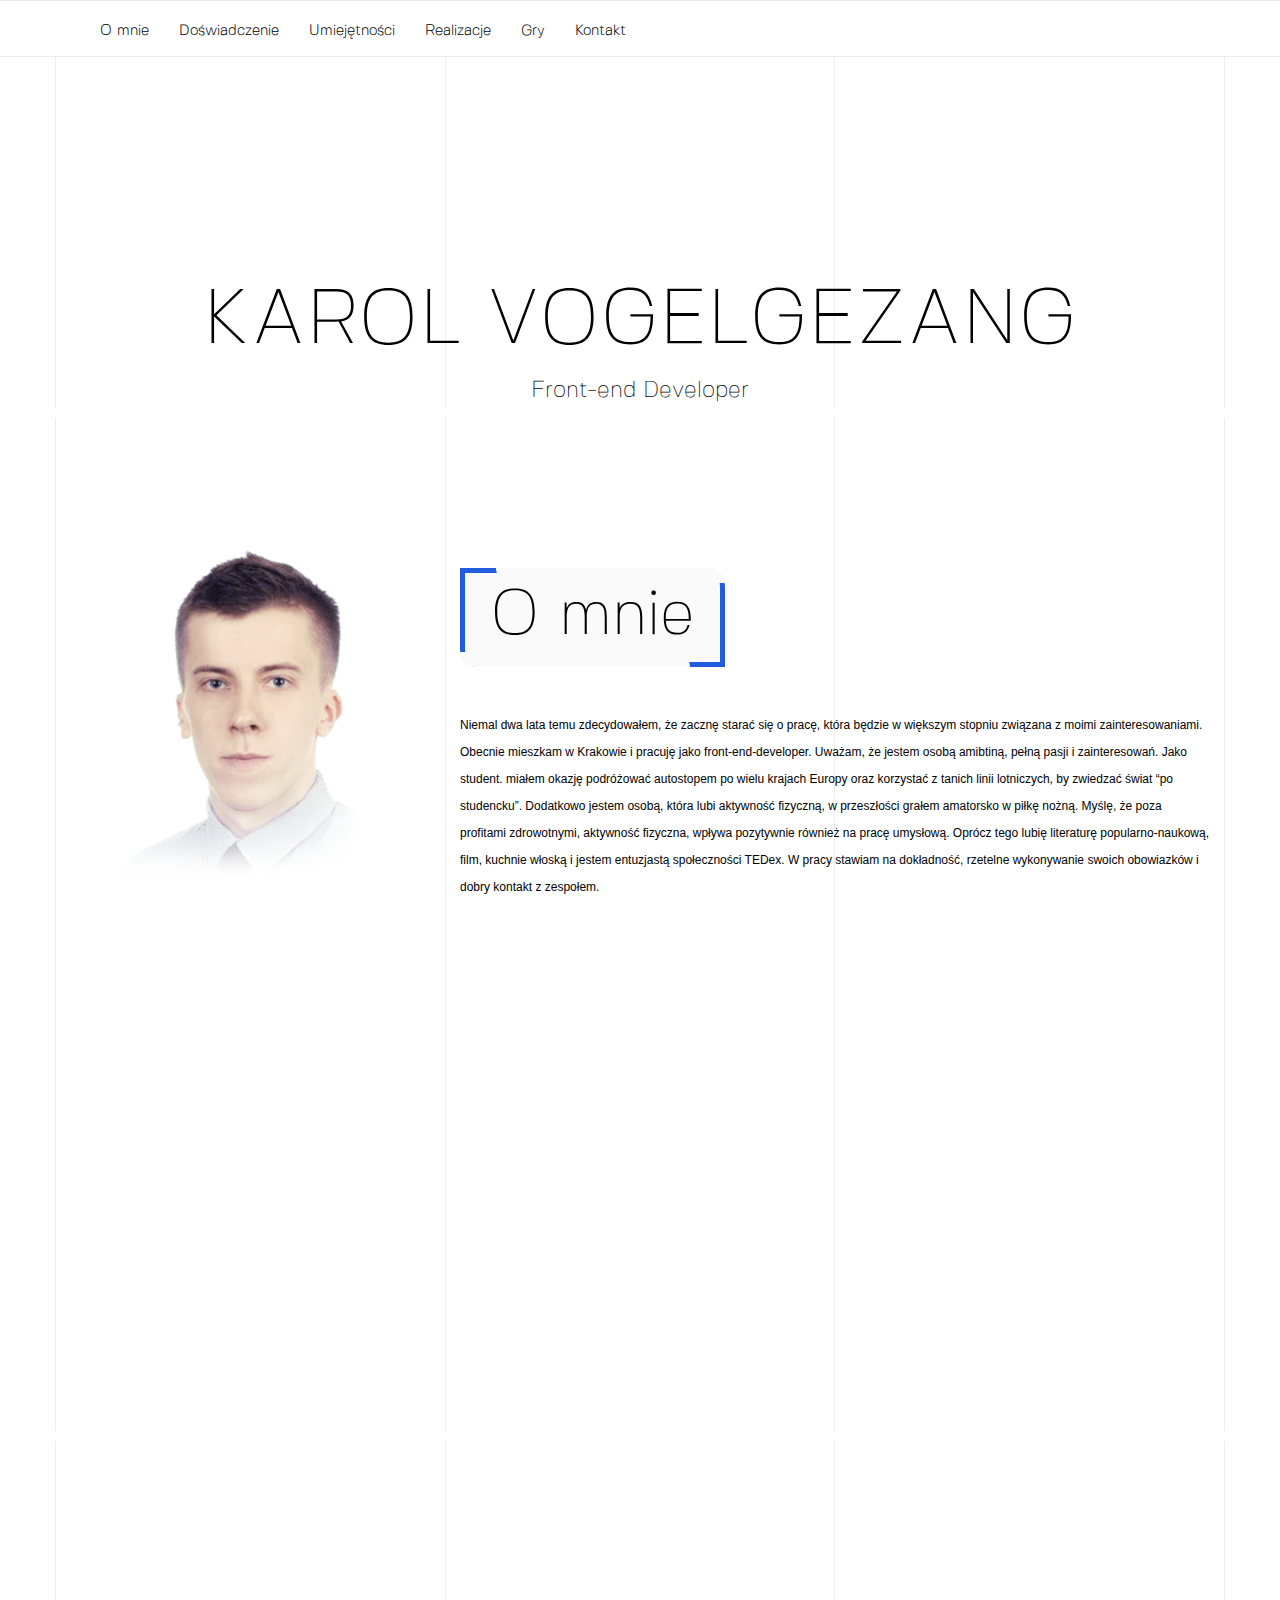
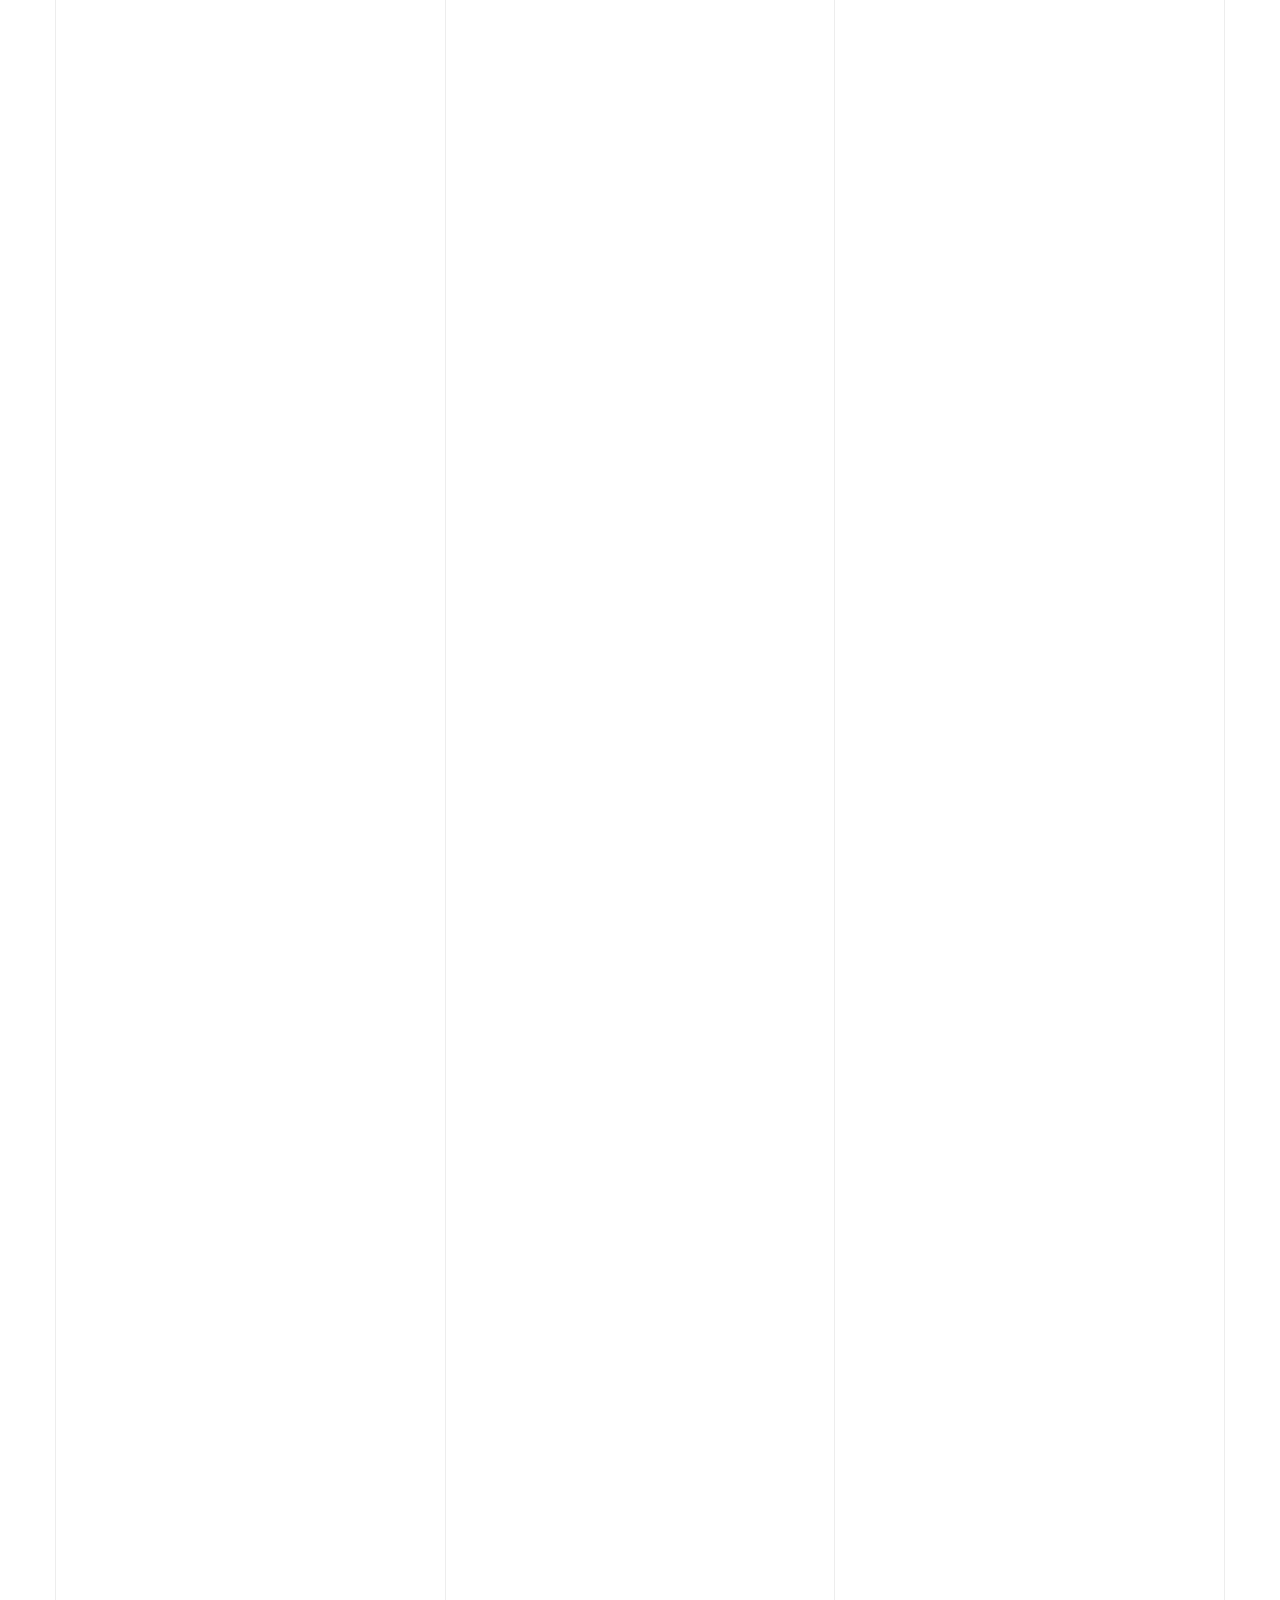
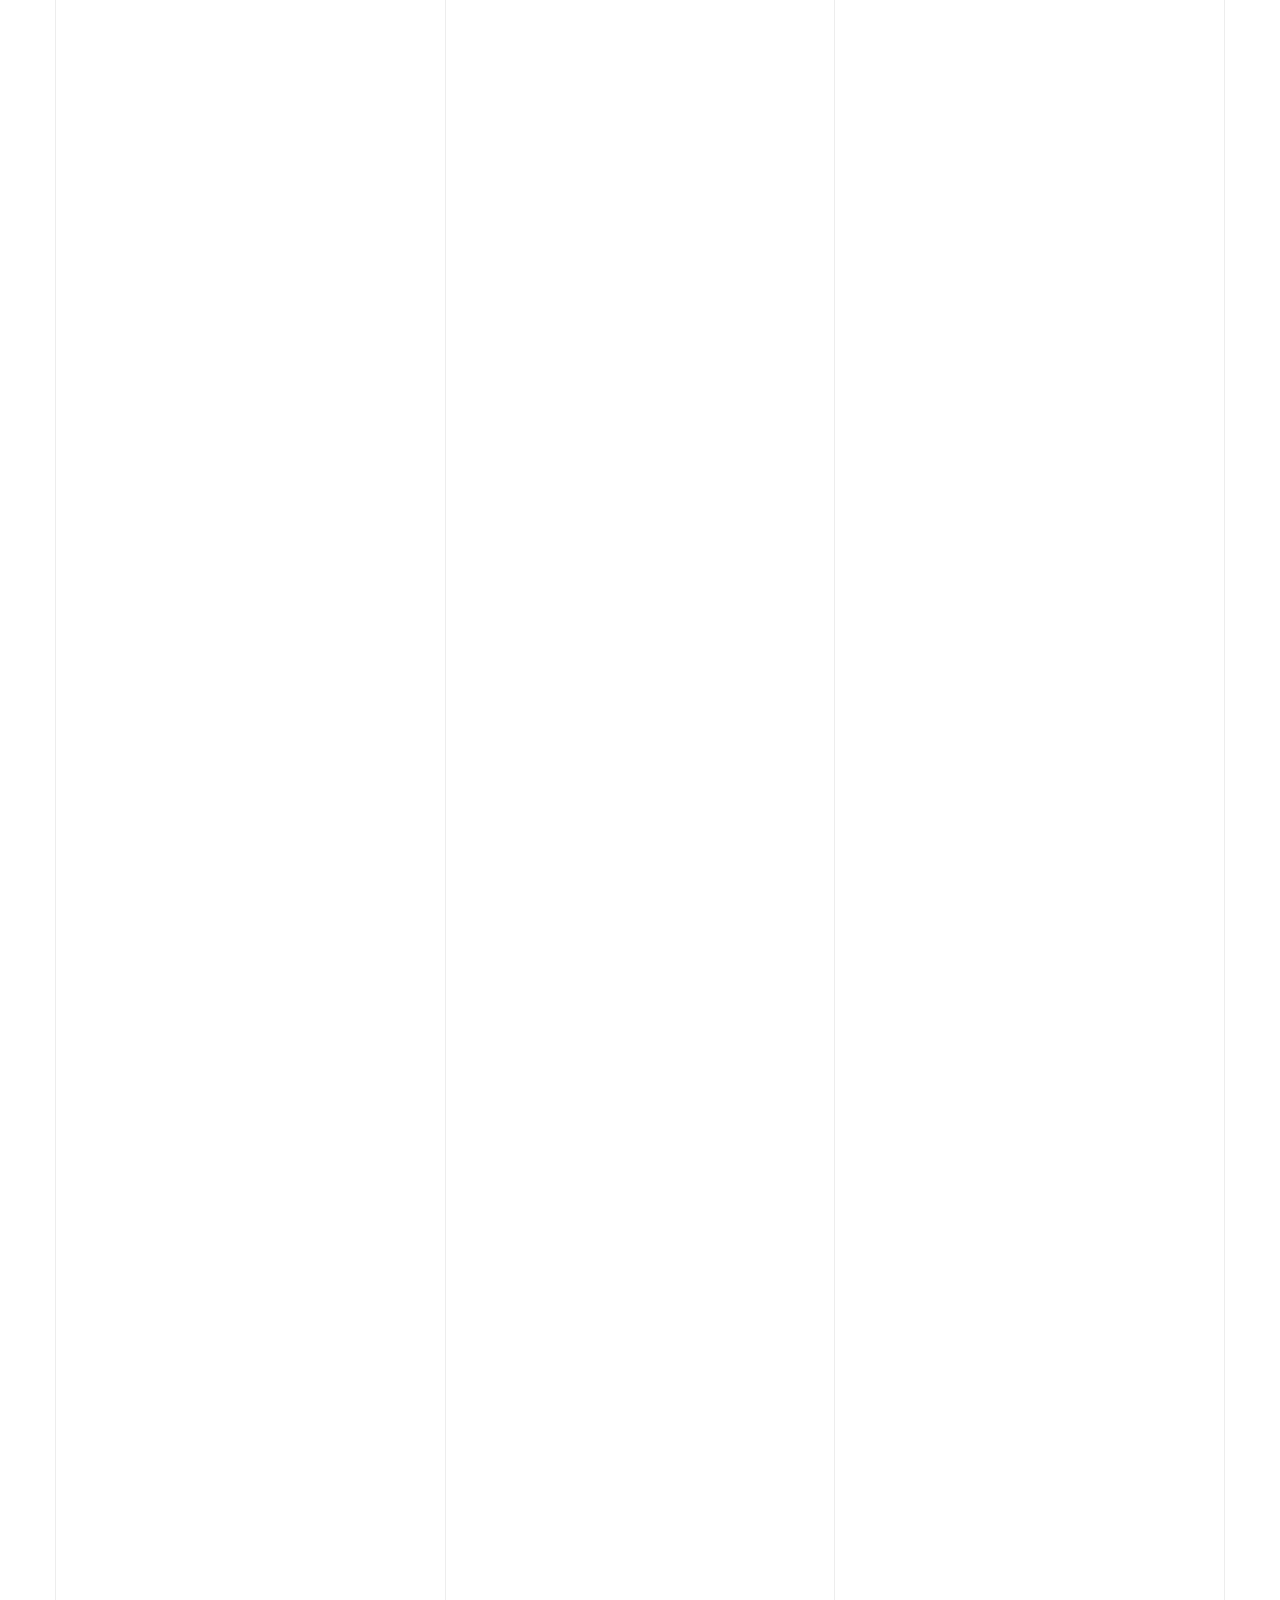
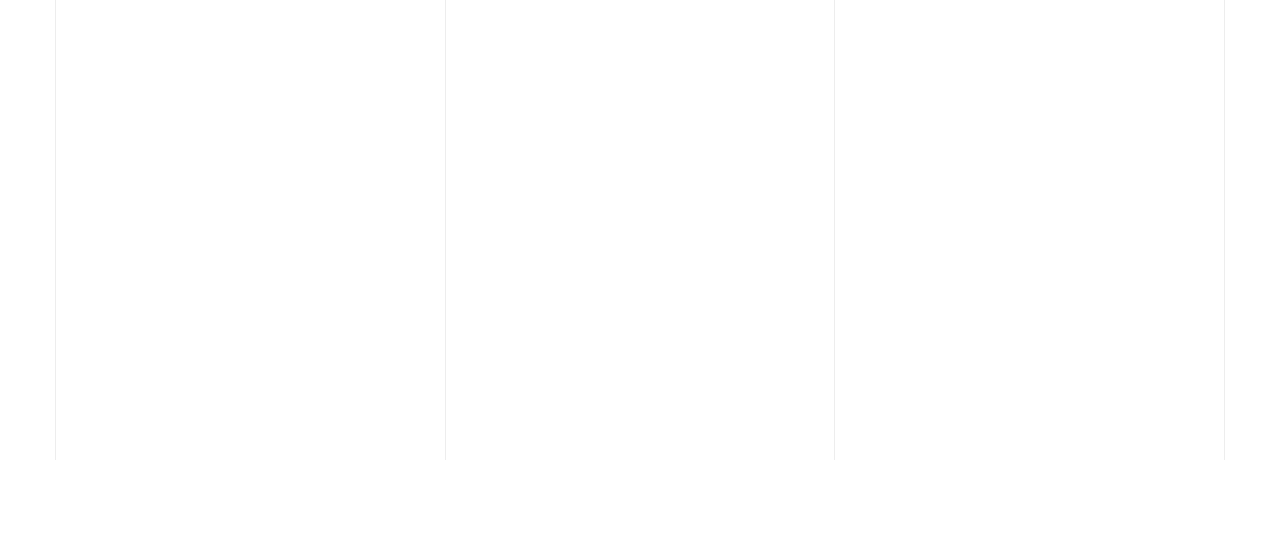
<file: index.html>
<!DOCTYPE html>
<html>

<head>
    <meta charset="UTF-8">
    <meta content="width=device-width,initial-scale=1" name="viewport">
    <meta content="IE=edge" http-equiv="X-UA-Compatible">
    <title>Karol Vogelgezang</title>
    <meta content="" name="description">
    <meta content="" name="keywords">
    <link href="assets/images/vk.png" rel="icon">
    <link href="assets/styles/animate.css" rel="stylesheet" media="screen" type="text/css">
    <link href="assets/styles/bootstrap.css" rel="stylesheet" media="screen" type="text/css">
    <link href="assets/styles/screen.css" rel="stylesheet" media="screen" type="text/css">
</head>

<body>
<header>
    <nav class="fixed-top menu navbar navbar-default">
        <div class="container fill">
            <div class="navbar-header">
                <button class="collapsed navbar-toggle" aria-expanded="false" data-target="#navbar-collapse-1" data-toggle="collapse" type="button"><span class="sr-only">Toggle navigation</span> <span class="icon-bar"></span> <span class="icon-bar"></span> <span class="icon-bar"></span></button>
            </div>
            <!-- BEM W menu -->
            <div class="collapse navbar-collapse" id="navbar-collapse-1">
                <ul class="nav navbar-left navbar-nav">
                    <li><a href="#aboutMe" class="nav-item">O mnie</a></li>
                    <li><a href="#experience" class="nav-item">Doświadczenie</a></li>
                    <li><a href="#skills" class="nav-item">Umiejętności</a></li>
                    <li><a href="#realizations" class="nav-item">Realizacje</a></li>
                    <li><a href="#games" class="nav-item">Gry</a></li>
                    <li><a href="#contact" class="nav-item">Kontakt</a></li>
                </ul>
                <!--                         <ul class="nav navbar-nav navbar-right">
                        <li>
                            <a href="">PL</a>
                        </li>
                        <li>
                            <a href="">EN</a>
                        </li>
                        <li>
                            <label>
                                Zmień kolor<input type="checkbox" id="themeCheckbox">
                            </label>
                        </li>
                    </ul> -->
            </div>
        </div>
    </nav>
    <div class="container">
        <div class="row">
            <h1 class="pageHeader">KAROL VOGELGEZANG<br></h1>
            <p class="pageTitle">Front-end Developer</p>
        </div>
    </div>
</header>
<main>
    <section id="aboutMe">
        <div class="container">
            <div class="row">
                <div class="col-xs-12 col-sm-6 col-md-4"><img class="wow face" src="assets/images/kv.png" alt="Zdjęcie"></div>
                <div class="col-xs-12 col-sm-6 col-md-8">
                    <div class="wow sectionHeader">
                        <h2 class="sectionHeader__title sectionHeader__title--left">O mnie</h2></div>
                    <p class="wow sectionTxt">
                        <!--                                 Witaj na mojej osobistej stronie, na której opisałem swoją przygodę z front-endem, doświadczenie zawodowe i przedstawiłęm kilka swoich projektów.  -->Niemal dwa lata temu zdecydowałem, że zacznę starać się o pracę, która będzie w większym stopniu związana z moimi zainteresowaniami. Obecnie mieszkam w Krakowie i pracuję jako front-end-developer. Uważam, że jestem osobą amibtiną, pełną pasji i zainteresowań. Jako student. miałem okazję podróżować autostopem po wielu krajach Europy oraz korzystać z tanich linii lotniczych, by zwiedzać świat “po studencku”. Dodatkowo jestem osobą, która lubi aktywność fizyczną, w przeszłości grałem amatorsko w piłkę nożną. Myślę, że poza profitami zdrowotnymi, aktywność fizyczna, wpływa pozytywnie również na pracę umysłową. Oprócz tego lubię literaturę popularno-naukową, film, kuchnie włoską i jestem entuzjastą społeczności TEDex. W pracy stawiam na dokładność, rzetelne wykonywanie swoich obowiazków i dobry kontakt z zespołem.</p>
                </div>
            </div>
        </div>
    </section>
    <section id="experience">
        <div class="container">
            <div class="row">
                <div class="wow sectionHeader">
                    <h2 class="sectionHeader__title">Doświadczenie</h2>
                    <p class="wow sectionTxt col-xs-12 col-lg-10 col-lg-push-1">Posiadam niemal półtora roku komercyjnego doświadczenia jako front-end developer. Poza pracą, również staram się rozwijać swoje umiejętności w zakresie front-endu. Stawiam pierwsze kroki w React.js oraz w technologiach backendowych. Tworze własne projekty, inwestuję w kursy dotyczące programowania i rozwoju osobistego.</p>
                </div>
                <div class="wow experienceAxis">
                    <p class="date">07.2018 - obecnie</p>
                    <p class="hide date">12.2015 - 10.2016</p>
                    <p class="hide date">06.2015 - 10.2015</p>
                    <div class="axis">
                        <button class="btn-right">
                            <div class="arrow-right"></div>
                        </button>
                        <button class="btn-left">
                            <div class="arrow-left"></div>
                        </button>
                        <div class="axis__main"></div>
                        <div class="axis__dots">
                            <div class="axis__dot"></div>
                            <div class="axis__dot"></div>
                            <div class="axis__dot"></div>
                        </div>
                    </div>
                    <p class="job">Front-end developer w Domeny.pl</p>
                    <p class="hide job">Front-end developer w firmie ActivePharma</p>
                    <p class="hide job">Praca w Spółdzielni mieszkaniowej “Oświecenia” - Dział techniczny</p>
                </div>
            </div>
        </div>
    </section>
    <section id="skills">
        <div class="container">
            <div class="row">
                <div class="wow sectionHeader">
                    <h2 class="sectionHeader__title">Umiejętności</h2>
                    <p class="wow sectionTxt col-xs-12 col-lg-10 col-lg-push-1">Podczas swojej kariery zawodowej, oraz nauki w zakresie front-endu staram się korzystać z niżej wymienionych technologii. Z większościa z nich, mam doczynienia na co dzień w pracy (HTML, CSS, JavaScript, JQuery, Bootstrap, Photoshop).</p>
                </div>
                <div class="col-xs-12 col-sm-6 col-md-4 col-lg-3 skills">
                    <div class="wow skills__box">
                        <p>HTML 5 - Dobra i praktyczna znajomość semantyki oraz znaczników HTML5.</p>
                    </div>
                </div>
                <div class="col-xs-12 col-sm-6 col-md-4 col-lg-3 skills">
                    <div class="wow skills__box">
                        <p>Praktyczne zastosowanie CSS3 w projektach (HTML to PSD, BEM).</p>
                    </div>
                </div>
                <div class="col-xs-12 col-sm-6 col-md-4 col-lg-3 skills">
                    <div class="wow skills__box">
                        <p>Zastosowanie języka JavaScript na potrzeby front-end’u, obsługa zdarzeń, znajomość formatu danych JSON.</p>.</div>
                </div>
                <div class="col-xs-12 col-sm-6 col-md-4 col-lg-3 skills">
                    <div class="wow skills__box">
                        <p>Tworzenie w pełni responsywnych stron z zastosowaniem koncepcji Mobile first.</p>
                    </div>
                </div>
                <div class="col-xs-12 col-sm-6 col-md-4 col-lg-3 skills">
                    <div class="wow skills__box">
                        <p>Optymalizacja projektów, minifikacja obrazków, plików HTML, JavaScript i CSS.</p>
                    </div>
                </div>
                <div class="col-xs-12 col-sm-6 col-md-4 col-lg-3 skills">
                    <div class="wow skills__box">
                        <p>JQuery - Stosowanie bilbioteki w projektach, korzystanie z ułatwień jakie oferuje JQuery</p>
                    </div>
                </div>
                <div class="col-xs-12 col-sm-6 col-md-4 col-lg-3 skills">
                    <div class="wow skills__box">
                        <p>Znajomość podstawowych zapytań, umiejetność tworzenia baz danych i edytowanie baz.</p>
                    </div>
                </div>
                <div class="col-xs-12 col-sm-6 col-md-4 col-lg-3 skills">
                    <div class="wow skills__box">
                        <p>System rejestracji i logowania użytkowników, walidacja formularzy po stronie serwera.</p>
                    </div>
                </div>
                <div class="col-xs-12 col-sm-6 col-md-4 col-lg-3 skills">
                    <div class="wow skills__box">
                        <p>Praktyczna znajomość pod kątem tworzenia front-endu.</p>
                    </div>
                </div>
                <div class="col-xs-12 col-sm-6 col-md-4 col-lg-3 skills">
                    <div class="wow skills__box">
                        <p>Dokładne odzwierciedlenie projektu graficznego na front-end.</p>
                    </div>
                </div>
                <div class="col-xs-12 col-sm-6 col-md-4 col-lg-3 skills">
                    <div class="wow skills__box">
                        <p>Podstawowa znajomość (stawiam pierwsze kroki w React.js).</p>
                    </div>
                </div>
                <div class="col-xs-12 col-sm-6 col-md-4 col-lg-3 skills">
                    <div class="wow skills__box">
                        <p>Korzystanie ze zmiennych, @mixin i innych udogodnień oferowanych przez preprocessor LESS</p>
                    </div>
                </div>
                <div class="col-xs-12 col-sm-6 col-md-4 col-lg-3 skills">
                    <div class="wow skills__box">
                        <p>Tworzenie prostych REST API, systemu rejestracji/logowania dodawania postów, z wykorzystaniem Express.js</p>
                    </div>
                </div>
                <div class="col-xs-12 col-sm-6 col-md-4 col-lg-3 skills">
                    <div class="wow skills__box">
                        <p>Znajomość podstawowych zapytań, umiejetność tworzenia, edytowania, kopiowania baz danych.</p>
                    </div>
                </div>
                <div class="col-xs-12 col-sm-6 col-md-4 col-lg-3 skills">
                    <div class="wow skills__box">
                        <p>Biegłe posługiwanie się systemem kontroli wersji git.</p>
                    </div>
                </div>
                <div class="col-xs-12 col-sm-6 col-md-4 col-lg-3 skills">
                    <div class="wow skills__box">
                        <p>NPM/Yarn - Korzystam w codziennej pracy</p>
                    </div>
                </div>
            </div>
        </div>
    </section>
    <section id="realizations">
        <div class="container">
            <div class="row">
                <div class="wow sectionHeader">
                    <h2 class="sectionHeader__title">Realizacje</h2>
                    <h3>Strony internetowe</h3>
                    <p class="wow sectionTxt col-xs-12 col-lg-10 col-lg-push-1">W swojej karierze zawodowej miałem doczynienia z mailingami, banerami, tworzyłem landing page, responsywne strony internetowe, wykonywałem podstawowe zadanie w zakresie back-endu oraz miałem okazję tworzyć front-end pod aplikację hybrydową.</p>
                    <!--                             <p class="sectionTxt">
                            Podczas pracy w ActivePharma, wykonywałem wiele projektów w zakresie front-endu. Mam doświadczenie w tworzeniu mailingów, banerów, landing page, stron internetowych, budowaniu front-endu pod aplikację hybrydowe. Jednym z głównych zadań w ActivePharma jest również budowanie treści, pod apliakcję ItouchCML 2.0, w której za pomocą HTML, CSS i JavaScript, budowałem quizy,
                        </p> -->
                </div>
                <div class="wow carousel slide" id="carouselIndicators" data-ride="carousel">
                    <!-- Indicators -->
                    <ol class="carousel-indicators">
                        <li data-slide-to="0" data-target="#carouselIndicators" class="active"></li>
                        <li data-slide-to="1" data-target="#carouselIndicators"></li>
                        <li data-slide-to="2" data-target="#carouselIndicators"></li>
                    </ol>
                    <!-- Wrapper for slides -->
                    <div class="carousel-inner">
                        <!-- item -->
                        <div class="item active"><img class="center-block" src="assets/images/elyon.png">
                            <div class="carousel-caption">
                                <h4>Strona internetowa Elyon</h4>
                                <p>Front-end dla szkoły językowej z siedzibą w Legionowie</p>
                                <a href="http://www.elyon.pl/" target="_blank">
                                    <button>Przejdź do strony</button>
                                </a>
                            </div>
                        </div>
                        <div class="item"><img class="center-block" src="assets/images/nemo.png">
                            <div class="carousel-caption">
                                <h4>Strona internetowa restauracji Nemo</h4>
                                <p>Stworzenie w całosci front-endu, dla restauracji "Nemo"</p>
                                <a href="https://restauracjanemo.pl/" target="_blank">
                                    <button>Przejdź do strony</button>
                                </a>
                            </div>
                        </div>
                        <div class="item"><img class="center-block" src="assets/images/ap.png">
                            <div class="carousel-caption">
                                <h4>Strona internetowa ActivePharma</h4>
                                <p>Współtworzenie firmowej strony - podstrona "oferta".</p>
                                <a href="http://www.activepharma.pl/" target="_blank">
                                    <button>Przejdź do strony</button>
                                </a>
                            </div>
                        </div>
                    </div>
                </div>
                <div class="wow sectionHeader">
                    <h3>Serwis społecznościowy</h3>
                    <p class="wow sectionTxt col-xs-12 col-lg-10 col-lg-push-1">Poniżej link do serwisu społecznościowego, którego jestem pomysłodawcą i autorem.</p>
                    <a href="https://argueside.pl" target="_blank"><img src="assets/images/2-prop.jpg"></a>
                </div>
            </div>
        </div>
    </section>
    <section id="games">
        <div class="container">
            <div class="row">
                <div class="wow sectionHeader">
                    <h2 class="sectionHeader__title">Gry</h2>
                    <p class="wow sectionTxt col-xs-12 col-lg-12">W ramach rozwoju w zakresie programowania w języku JavaScript, staram się robić dodatkowe projekty we własnym zakresie. Poniżej zamieściłem kilka z nich.</p>
                </div>
                <div class="col-xs-12 col-sm-4">
                    <div class="wow gameBox">
                        <h3 class="gameBox__title">Paradoks<br>Mont'ego Halla</h3>
                        <button class="gameBox__btn">Zagraj</button>
                    </div>
                </div>
                <div class="col-xs-12 col-sm-4">
                    <div class="wow gameBox">
                        <h3 class="gameBox__title">Snake</h3>
                        <button class="gameBox__btn">Zagraj</button>
                    </div>
                </div>
                <div class="col-xs-12 col-sm-4">
                    <div class="wow gameBox">
                        <h3 class="gameBox__title">Gra pamięciowa</h3>
                        <button class="gameBox__btn">Zagraj</button>
                    </div>
                </div>
            </div>
        </div>
    </section>
    <section id="contact">
        <div class="container">
            <div class="row">
                <div class="wow sectionHeader">
                    <h2 class="sectionHeader__title">Kontakt</h2>
                    <p class="wow sectionTxt col-xs-12 col-lg-12">Serdecznie zapraszam do kontaktu, po więcej informacji.</p>
                </div>
                <div class="col-xs-12 col-sm-6">
                    <div class="wow contactBox">Telefon:
                        <br>+48 535 351 990</div>
                </div>
                <div class="col-xs-12 col-sm-6">
                    <div class="wow contactBox">E-mail:
                        <br>Karol.vogelgezang@gmail.com</div>
                </div>
            </div>
        </div>
    </section>
</main>
<footer></footer>
<aside>
    <div class="popup">
        <h4 class="popup__header">Paradoks Mont'ego Halla</h4>
        <p class="popup__txt">Paradoks był wykorzystywany w wielu teleturniejach. W jednej z bramek jest nagroda, po wyborze jednej z nich, dostaniesz infromację o pustej bramce oraz możliwość zmiany bramki. Z paradoksu wynika, że&nbsp;statystycznie bardziej opłaca się zmienić bramkę i możesz to sprawdzić obserwując tabelę z wynikami. <a href="https://pl.wikipedia.org/wiki/Paradoks_Monty%E2%80%99ego_Halla">Dokładny opis paradoksu</a></p>
        <div id="gates">
            <button class="gate">bramka nr 1</button>
            <button class="gate">bramka nr 2</button>
            <button class="gate">bramka nr 3</button>
        </div>
        <div class="changeGate">
            <p>Czy chcesz zmienić bramkę</p>
            <button class="changeGateBtn">Tak</button>
            <button class="noChangeBtn">Nie</button>
        </div>
        <table>
            <tr>
                <td></td>
                <td>Zmiana Zdania</td>
                <td>Bez zmiany zdania</td>
            </tr>
            <tr>
                <td>Zwycięstwo</td>
                <td class="WinningWithChange">0</td>
                <td class="WinningWithoutChange">0</td>
            </tr>
            <tr>
                <td>Przegrana</td>
                <td class="LoosingWithChange">0</td>
                <td class="LoosingWithoutChange">0</td>
            </tr>
        </table>
        <p>Łączna liczba prób: <span class="total">0</span></p>
        <div class="closePopup"></div>
    </div>
</aside>
<aside>
    <div class="popup">
        <h4 class="popup__header">Snake</h4>
        <p class="popup__txt">Popularna gra "snake" z możliwością utrudnienia gry, przez zablokowanie przechodzenia przez ścianę.</p>
        <div class="snakeGame">
            <canvas height="400" id="gc" width="400"></canvas>
            <br>
            <br>Zablokuj przechodzenie przez ściany:
            <input id="check" type="checkbox">
            <div id="points">Punkty:<span id="number"></span></div>
        </div>
        <div class="closePopup"></div>
    </div>
</aside>
<aside>
    <div class="popup">
        <h4 class="popup__header">Gra w zapamiętywanie</h4>
        <p class="popup__txt">Po kliknieicu w start, będziesz miał 10 sekund na zapamietanie pozycji bloków, o tym samym kolorze.</p>
        <button class="popup__btn popup__btn--memorizingGame">Start</button>
        <div class="box">
            <div class="boxes"></div>
            <div class="boxes"></div>
            <div class="boxes"></div>
            <div class="boxes"></div>
            <div class="boxes"></div>
            <div class="boxes"></div>
            <div class="boxes"></div>
            <div class="boxes"></div>
            <div class="boxes"></div>
            <div class="boxes"></div>
            <div class="boxes"></div>
            <div class="boxes"></div>
            <div class="boxes"></div>
            <div class="boxes"></div>
            <div class="boxes"></div>
            <div class="boxes"></div>
        </div>
        <div class="closePopup"></div>
    </div>
</aside>
<script src="assets/scripts/jquery-3.2.1.min.js"></script>
<script src="assets/scripts/bootstrap.js"></script>
<script src="assets/scripts/wow.min.js"></script>
<script src="assets/scripts/main.js"></script>
</body>

</html>
</file>
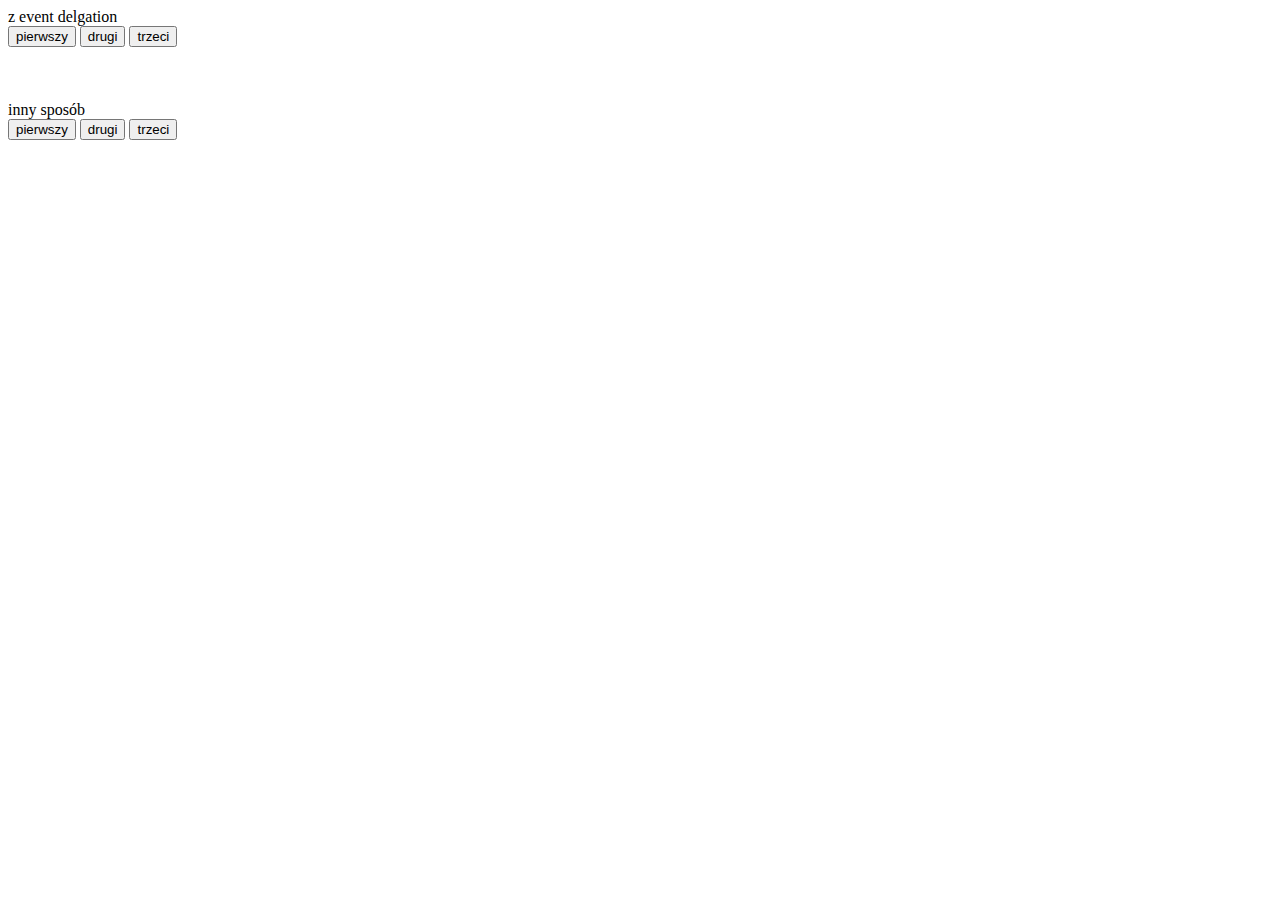
<file: event/index.html>
<!DOCTYPE html>
<html lang="en">
    <head>
        <meta charset="UTF-8">
        <title>Stwórz swój własny QUIZ</title>
        <link rel="stylesheet" type="text/css" href="style.css">
    </head>
    <body>
        <div id="container">
            z event delgation<br>
           <button class="btn" data-number="0"> 
                pierwszy
           </button>
           <button class="btn" data-number="1"> 
                drugi
           </button>
           <button class="btn" data-number="2"> 
                trzeci
           </button>
        </div>
        <aside class="first">
            <div class="popup">
                pierwszy
            </div>
        </aside>
        <aside class="first">
            <div class="popup">
                drugi
            </div>
        </aside>
        <aside class="first">
            <div class="popup">
                trzeci
            </div>
        </aside>
        <br><br><br>
        <div id="container">
            inny sposób<br>
           <button class="btn2"> 
                pierwszy
           </button>
           <button class="btn2"> 
                drugi
           </button>
           <button class="btn2"> 
                trzeci
           </button>
        </div>
        <aside class="second">
            <div class="pop">
                pierwszy
            </div>
        </aside>
        <aside class="second">
            <div class="pop">
                drugi
            </div>
        </aside>
        <aside class="second">
            <div class="pop">
                trzeci
            </div>
        </aside>
    </body>
    <script src="script.js"></script>
</html>
</file>
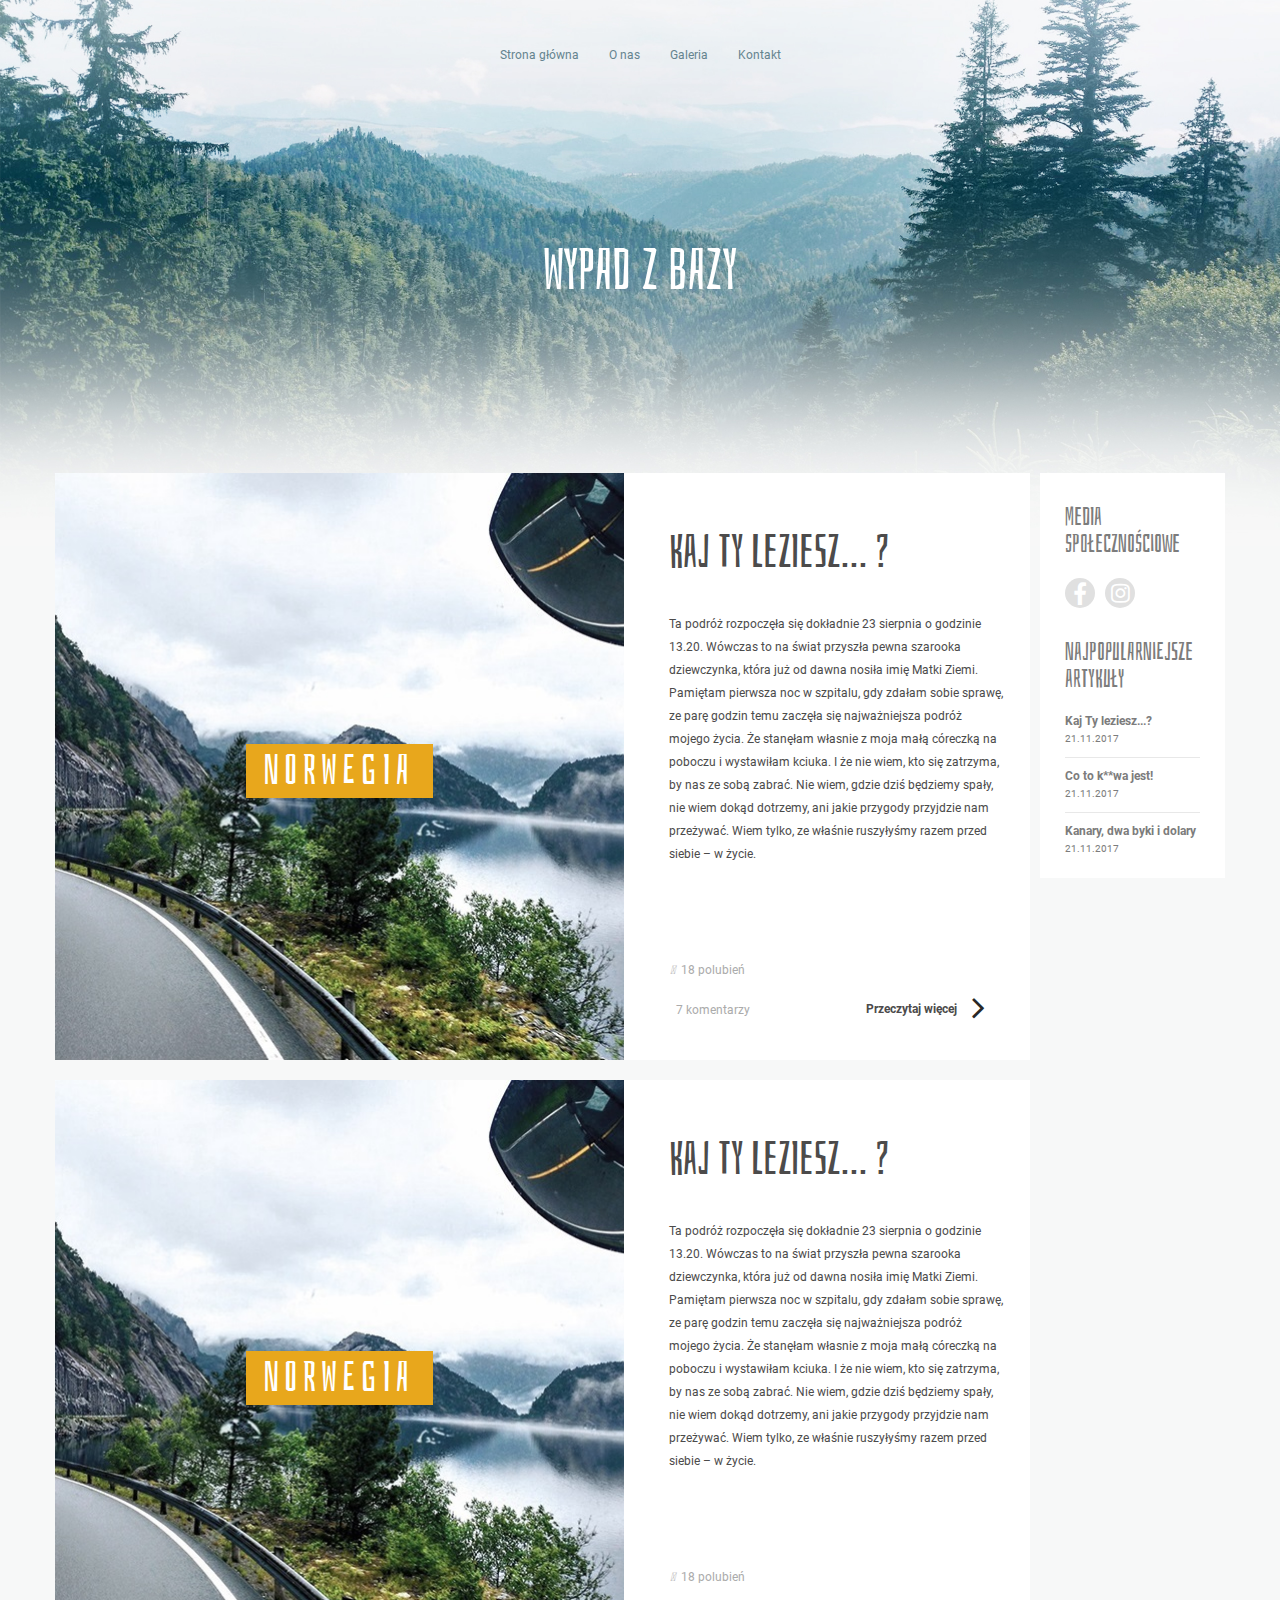
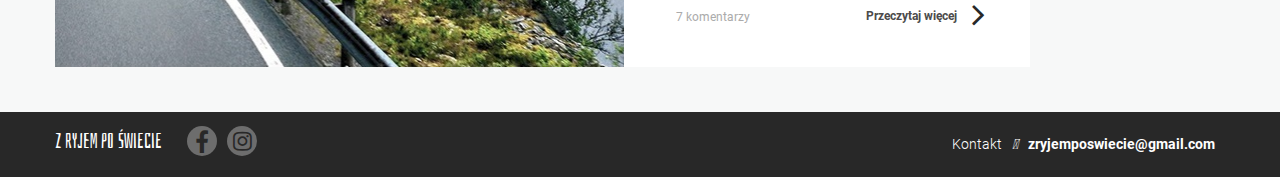
<file: hikers/index.html>
<!DOCTYPE html>

<html>

    <head>
        <meta charset="UTF-8">
        <meta name="viewport" content="width=device-width, initial-scale=1">
        <meta http-equiv="X-UA-Compatible" content="IE=edge">

        <title>Travel</title>
        <meta name="description" content="">
        <meta name="keywords" content="">

        <link rel="stylesheet" type="text/css" href="assets/styles/bootstrap.css" media="screen">
        <link rel="stylesheet" type="text/css" href="assets/styles/screen.css" media="screen">
        <link rel="stylesheet" href="https://use.fontawesome.com/releases/v5.0.13/css/all.css" integrity="sha384-DNOHZ68U8hZfKXOrtjWvjxusGo9WQnrNx2sqG0tfsghAvtVlRW3tvkXWZh58N9jp" crossorigin="anonymous">
        <link rel="stylesheet" href="https://cdnjs.cloudflare.com/ajax/libs/font-awesome/4.7.0/css/font-awesome.min.css">
    </head>

    <body>

        <header>
            <nav class="menu navbar navbar-default">
                <div class="container fill">
                    <div class="navbar-header">
                        <button type="button" class="navbar-toggle collapsed" data-toggle="collapse" data-target="#navbar-collapse-1" aria-expanded="false">
                            <span class="sr-only">Toggle navigation</span>
                            <span class="icon-bar"></span>
                            <span class="icon-bar"></span>
                            <span class="icon-bar"></span>
                        </button>
                    </div>
                    <div class="menuCollapse collapse navbar-collapse" id="navbar-collapse-1">
                        <ul class="menuCollapse__list nav navbar-nav">
                            <li class="menuCollapse__listItem"><a href="index.html" class="menuCollapse__listLink menuCollapse__listLink--active">Strona główna</a></li>
                            <li class="menuCollapse__listItem"><a class="menuCollapse__listLink" href="#">O nas</a></li>
                            <li class="menuCollapse__listItem"><a href="gallery.html" class="menuCollapse__listLink">Galeria</a></li>
                            <li class="menuCollapse__listItem"><a class="menuCollapse__listLink" href="#">Kontakt</a></li>
                        </ul>
                    </div>
                </div>
            </nav>
            <div class="row">
                <h1 class="col-xs-12 header__title">
                    Wypad z bazy
                </h1>             
            </div>
        </header>

        <main>
            <div class="row">
                <div class="postContainer col-xs-12 col-lg-10">
                    <div class="col-xs-12 postBox">
                        <div class="col-xs-12 col-sm-7 postBox__left">
                            <h2 class="postBox__country">
                                NORWEGIA
                            </h2>
                        </div>
                        <div class="col-xs-12 col-sm-5 postBox__right">
                            <h2 class="postBox__title">
                                Kaj ty leziesz... ?
                            </h2>
                            <p class="postBox__txt">
                                Ta podróż rozpoczęła się dokładnie 23 sierpnia o godzinie 13.20. Wówczas to na świat przyszła pewna szarooka dziewczynka, która już od dawna nosiła imię Matki Ziemi. Pamiętam pierwsza noc w szpitalu, gdy zdałam sobie sprawę, ze parę godzin temu zaczęła się najważniejsza podróż mojego życia. Że stanęłam własnie z moja małą córeczką na poboczu i wystawiłam kciuka. I że nie wiem, kto się zatrzyma, by nas ze sobą zabrać. Nie wiem, gdzie dziś będziemy spały, nie wiem dokąd dotrzemy, ani jakie przygody przyjdzie nam przeżywać.  Wiem tylko, ze właśnie ruszyłyśmy razem przed siebie – w życie. 
                            </p>
                            <a class="postBox__link" target="_blank" href="post.html">
                                <button class="postBox__btn">
                                   Przeczytaj więcej <i class="fa fa-angle-right"></i>
                                </button>
                            </a>
                            <button class="postBox__likeBtn">
                                <i class="far fa-thumbs-up"></i>&nbsp; 18 polubień
                            </button>
                            <a class="postBox__commentLink" target="_blank" href="">
                                <button class="postBox__commentBtn">
                                    <i class="far fa-comment-dots"></i>&nbsp; 7 komentarzy
                                </button>
                            </a>
                        </div>
                    </div>
                    <div class="col-xs-12 postBox">
                        <div class="col-xs-12 col-sm-7 postBox__left">
                            <h2 class="postBox__country">
                                NORWEGIA
                            </h2>
                        </div>
                        <div class="col-xs-12 col-sm-5 postBox__right">
                            <h2 class="postBox__title">
                                Kaj ty leziesz... ?
                            </h2>
                            <p class="postBox__txt">
                                Ta podróż rozpoczęła się dokładnie 23 sierpnia o godzinie 13.20. Wówczas to na świat przyszła pewna szarooka dziewczynka, która już od dawna nosiła imię Matki Ziemi. Pamiętam pierwsza noc w szpitalu, gdy zdałam sobie sprawę, ze parę godzin temu zaczęła się najważniejsza podróż mojego życia. Że stanęłam własnie z moja małą córeczką na poboczu i wystawiłam kciuka. I że nie wiem, kto się zatrzyma, by nas ze sobą zabrać. Nie wiem, gdzie dziś będziemy spały, nie wiem dokąd dotrzemy, ani jakie przygody przyjdzie nam przeżywać.  Wiem tylko, ze właśnie ruszyłyśmy razem przed siebie – w życie. 
                            </p>
                            <a class="postBox__link" target="_blank" href="post.html">
                                <button class="postBox__btn">
                                   Przeczytaj więcej <i class="fa fa-angle-right"></i>
                                </button>
                            </a>
                            <button class="postBox__likeBtn">
                                <i class="far fa-thumbs-up"></i>&nbsp; 18 polubień
                            </button>
                            <a class="postBox__commentLink" target="_blank" href="">
                                <button class="postBox__commentBtn">
                                    <i class="far fa-comment-dots"></i>&nbsp; 7 komentarzy
                                </button>
                            </a>
                        </div>
                    </div>
                </div>
                <div class="col-xs-12 col-sm-3 col-md-2 socialMedia socialMedia--mainSite">
                    <h3 class="socialMedia__title">
                        Media społecznościowe
                    </h3>
                    <div class="socialMedia__icons">
                        <i class="fa fa-fb menuIcon">&#xf09a;</i>
                        <i class="fa fa-instagram menuIcon menuIcon--instagram"></i>
                    </div>
                    <h3 class="socialMedia__popular">
                        Najpopularniejsze artykuły
                    </h3>
                    <ul class="socialMedia__list">
                        <li class="socialMedia__listItem">
                            Kaj Ty leziesz...?
                            <span class="socialMedia__listItemDate">
                                21.11.2017
                            </span>
                        </li>
                        <li class="socialMedia__listItem">
                            Co to k**wa jest!
                            <span class="socialMedia__listItemDate">
                                21.11.2017
                            </span>
                        </li>
                        <li class="socialMedia__listItem">
                            Kanary, dwa byki i dolary
                            <span class="socialMedia__listItemDate">
                                21.11.2017
                            </span>                           
                        </li>
                    </ul>
                </div>
            </div>
        </main>

        <footer>
            <div class="row row-footer">
                <ul class="footerList">
                    <li class="footerList__item">
                        <a class="footerList__itemTxt">Z ryjem po świecie</a>
                    </li>
                    <li class="footerList__item">
                        <i class="fa fa-fb">&#xf09a; </i>
                    </li>
                    <li class="footerList__item">
                        <i class="fa fa-instagram"></i>
                    </li>
                </ul>
                <ul class="footerList footerList--right">
                    <li class="footerList__item">
                        Kontakt
                    </li>
                    <li class="footerList__item">
                        <i class="far fa-envelope"></i>
                    </li>
                    <li class="footerList__item footerList__item--bold">
                        zryjemposwiecie@gmail.com
                    </li>
                </ul>
            </div>
        </footer>


        <script src="assets/scripts/jquery-3.2.1.min.js"></script>
        <script src="assets/scripts/bootstrap.js"></script> 
        <script type="text/javascript" src="assets/scripts/main.js"></script>

    </body>

</html>
</file>
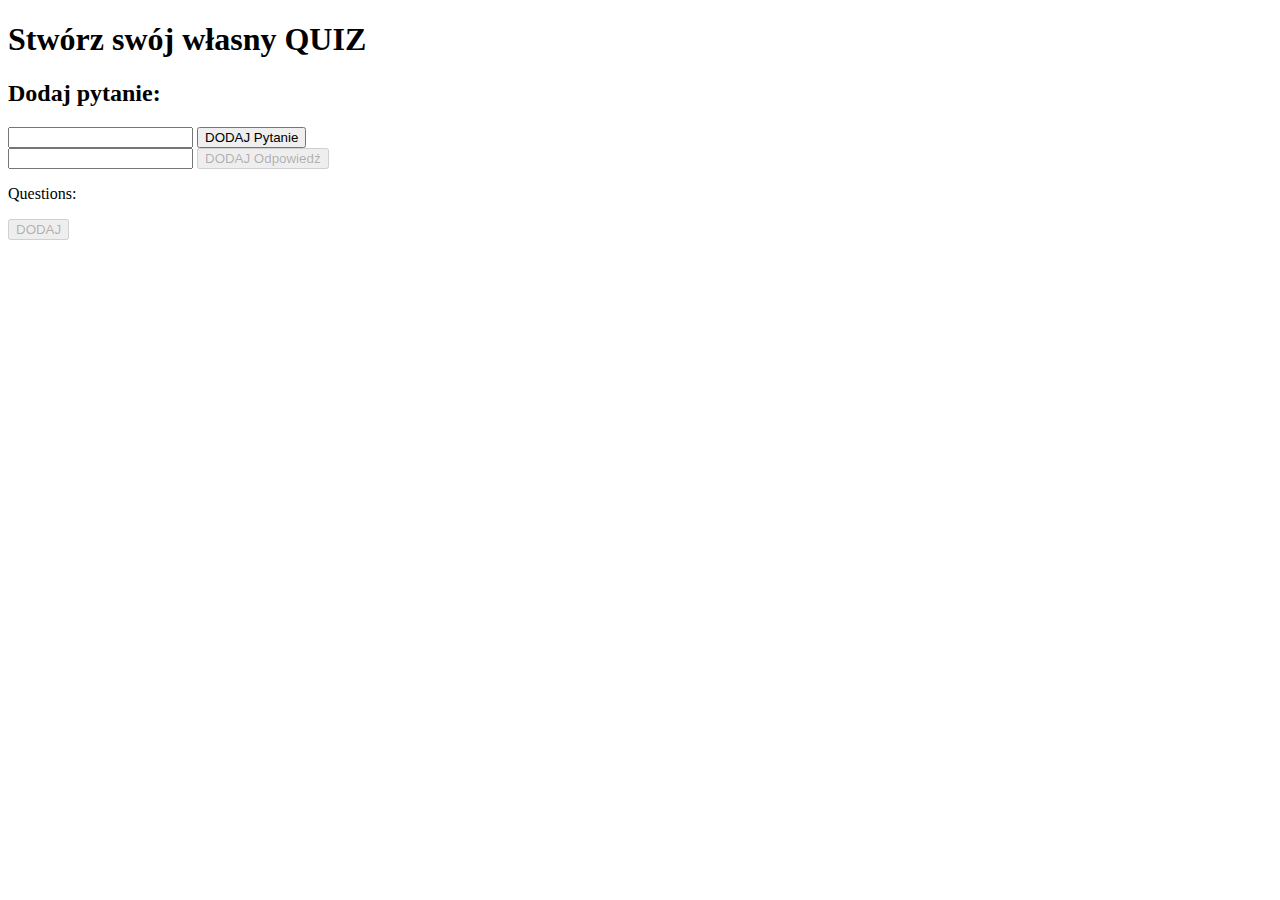
<file: quiz/index.html>
<!DOCTYPE html>
<html lang="en">
    <head>
        <meta charset="UTF-8">
        <title>Stwórz swój własny QUIZ</title>
    </head>
    <body>
        <div id="container">
            <h1>Stwórz swój własny QUIZ</h1>
            <h2>Dodaj pytanie:</h2>
            <div class="questionForm">
                <input type="text" name="question" class="questionForm__Question">
                <button class="questionForm__addBtn">DODAJ Pytanie</button>
                <br>
                <input type="text" name="answer" class="answerForm__Answer">
                <button class="answerForm__addBtn" disabled >DODAJ Odpowiedź</button>
            </div>
            <p>
                Questions:
            </p>
            <p class="questionText">

            </p>
            <ul class="answersList">
                
            </ul>
            <button class="add" disabled>DODAJ</button>
        </div>
    </body>
    <script src="script.js"></script>
</html>
</file>
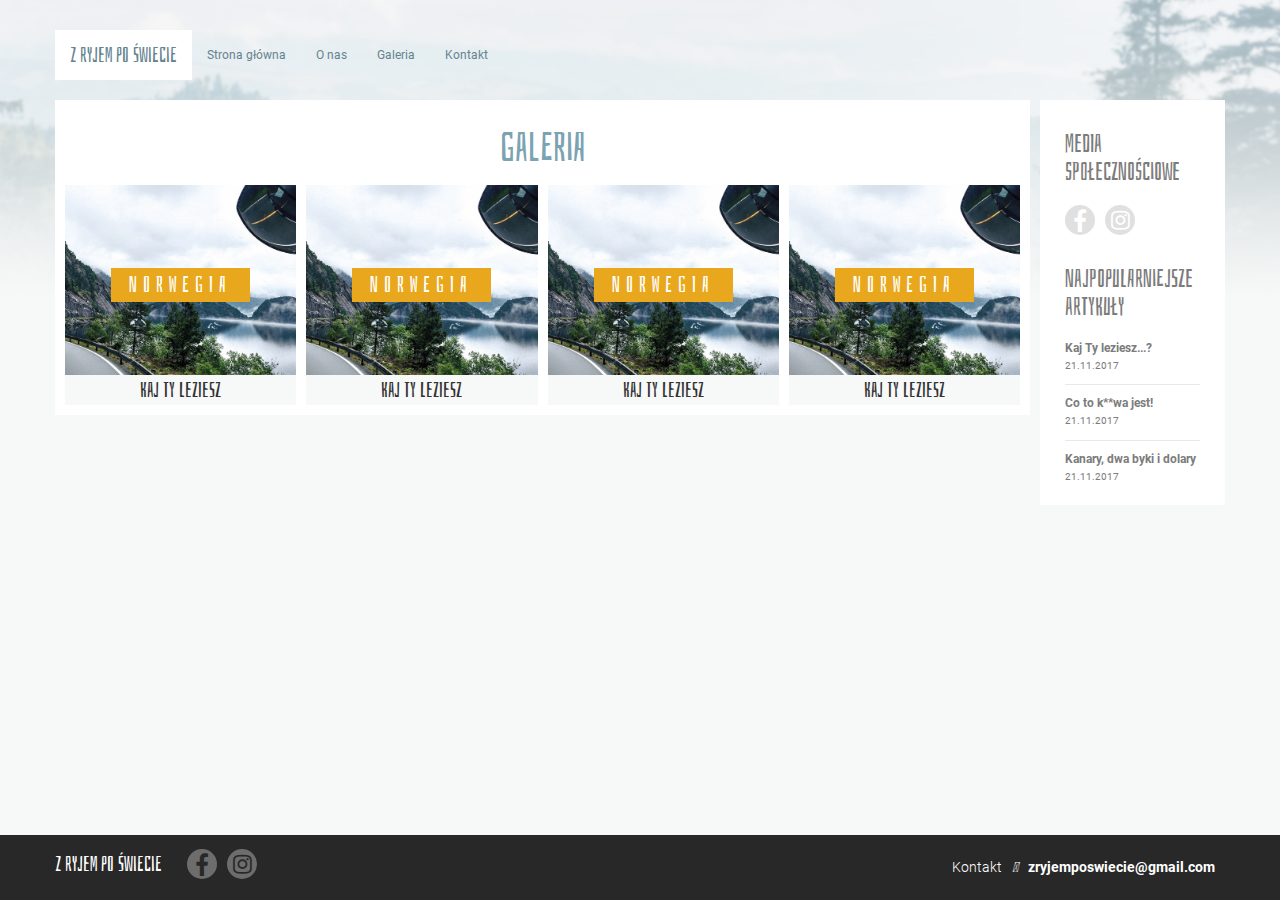
<file: hikers/gallery.html>
<!DOCTYPE html>

<html>

    <head>
        <meta charset="UTF-8">
        <meta name="viewport" content="width=device-width, initial-scale=1">
        <meta http-equiv="X-UA-Compatible" content="IE=edge">

        <title>Travel</title>
        <meta name="description" content="">
        <meta name="keywords" content="">

        <link rel="stylesheet" type="text/css" href="assets/styles/bootstrap.css" media="screen">
        <link rel="stylesheet" type="text/css" href="assets/styles/screen.css" media="screen">
        <link rel="stylesheet" href="https://use.fontawesome.com/releases/v5.0.13/css/all.css" integrity="sha384-DNOHZ68U8hZfKXOrtjWvjxusGo9WQnrNx2sqG0tfsghAvtVlRW3tvkXWZh58N9jp" crossorigin="anonymous">
        <link rel="stylesheet" href="https://cdnjs.cloudflare.com/ajax/libs/font-awesome/4.7.0/css/font-awesome.min.css">
    </head>

    <body class="postBody">
        
        <header class="post">
            <nav class="menu menu--post navbar navbar-default">
                <div class="container fill">
                    <div class="navbar-header">
                        <button type="button" class="navbar-toggle collapsed" data-toggle="collapse" data-target="#navbar-collapse-1" aria-expanded="false">
                            <span class="sr-only">Toggle navigation</span>
                            <span class="icon-bar"></span>
                            <span class="icon-bar"></span>
                            <span class="icon-bar"></span>
                        </button>
                    </div>
                    <div class="menuCollapse menuCollapse--left collapse navbar-collapse" id="navbar-collapse-1">
                        <ul class="menuCollapse__list nav navbar-nav">
                            <li class="menuCollapse__listItem"><a class="menuCollapse__listLink menuCollapse__listLink--first" href="#">Z Ryjem po świecie</a></li>
                            <li class="menuCollapse__listItem"><a href="index.html" class="menuCollapse__listLink menuCollapse__listLink">Strona główna</a></li>
                            <li class="menuCollapse__listItem"><a class="menuCollapse__listLink" href="#">O nas</a></li>
                            <li class="menuCollapse__listItem"><a href="gallery.html" class="menuCollapse__listLink">Galeria</a></li>
                            <li class="menuCollapse__listItem"><a class="menuCollapse__listLink" href="#">Kontakt</a></li>
                        </ul>
                    </div>
                </div>
            </nav>
           
        </header>

        <main>
            <div class="row">
                <div class="col-xs-12 col-sm-9 col-lg-10 postBox postBox__galleryContainer">
                    <h2 class="galleryHeader">
                        Galeria
                    </h2>
<!--                     <div class="col-xs-6 col-sm-4 col-lg-3 postBox--gallery">
                        <div>
                            <h2 class="postBox__country postBox__country--gallery">
                                NORWEGIA
                            </h2>
                            <div class="postBox__galleryTxt">
                                Kaj ty leziesz
                            </div>
                        </div>
                    </div>
                    <div class="col-xs-6 col-sm-4 col-lg-3 postBox--gallery">
                        <div>
                            <h2 class="postBox__country postBox__country--gallery">
                                NORWEGIA
                            </h2>
                            <div class="postBox__galleryTxt">
                                Kaj ty leziesz
                            </div>
                        </div>
                    </div>
                    <div class="col-xs-6 col-sm-4 col-lg-3 postBox--gallery">
                        <div>
                            <h2 class="postBox__country postBox__country--gallery">
                                NORWEGIA
                            </h2>
                            <div class="postBox__galleryTxt">
                                Kaj ty leziesz
                            </div>
                        </div>
                    </div>
                    <div class="col-xs-6 col-sm-4 col-lg-3 postBox--gallery">
                        <div>
                            <h2 class="postBox__country postBox__country--gallery">
                                NORWEGIA
                            </h2>
                            <div class="postBox__galleryTxt">
                                Kaj ty leziesz
                            </div>
                        </div>
                    </div> -->
                    <div class="col-xs-6 col-sm-4 col-lg-3 postBox--gallery">
                        <div>
                            <h2 class="postBox__country postBox__country--gallery">
                                NORWEGIA
                            </h2>
                            <div class="postBox__galleryTxt">
                                Kaj ty leziesz
                            </div>
                        </div>
                    </div>
                    <div class="col-xs-6 col-sm-4 col-lg-3 postBox--gallery">
                        <div>
                            <h2 class="postBox__country postBox__country--gallery">
                                NORWEGIA
                            </h2>
                            <div class="postBox__galleryTxt">
                                Kaj ty leziesz
                            </div>
                        </div>
                    </div>
                    <div class="col-xs-6 col-sm-4 col-lg-3 postBox--gallery">
                        <div>
                            <h2 class="postBox__country postBox__country--gallery">
                                NORWEGIA
                            </h2>
                            <div class="postBox__galleryTxt">
                                Kaj ty leziesz
                            </div>
                        </div>
                    </div>
                    <div class="col-xs-6 col-sm-4 col-lg-3 postBox--gallery">
                        <div>
                            <h2 class="postBox__country postBox__country--gallery">
                                NORWEGIA
                            </h2>
                            <div class="postBox__galleryTxt">
                                Kaj ty leziesz
                            </div>
                        </div>
                    </div>                   
                </div>
                <div class="col-xs-12 col-sm-3 col-lg-2 socialMedia">
                    <h3 class="socialMedia__title">
                        Media społecznościowe
                    </h3>
                    <div class="socialMedia__icons">
                        <i class="fa fa-fb menuIcon">&#xf09a;</i>
                        <i class="fa fa-instagram menuIcon menuIcon--instagram"></i>
                    </div>
                    <h3 class="socialMedia__popular">
                        Najpopularniejsze artykuły
                    </h3>
                    <ul class="socialMedia__list">
                        <li class="socialMedia__listItem">
                            Kaj Ty leziesz...?
                            <span class="socialMedia__listItemDate">
                                21.11.2017
                            </span>
                        </li>
                        <li class="socialMedia__listItem">
                            Co to k**wa jest!
                            <span class="socialMedia__listItemDate">
                                21.11.2017
                            </span>
                        </li>
                        <li class="socialMedia__listItem">
                            Kanary, dwa byki i dolary
                            <span class="socialMedia__listItemDate">
                                21.11.2017
                            </span>                           
                        </li>
                    </ul>
                </div>
            </div>
            <div class="push"></div>
        </main>

        <footer>
            <div class="row row-footer">
                <ul class="footerList">
                    <li class="footerList__item">
                        <a class="footerList__itemTxt">Z ryjem po świecie</a>
                    </li>
                    <li class="footerList__item">
                        <i class="fa fa-fb">&#xf09a; </i>
                    </li>
                    <li class="footerList__item">
                        <i class="fa fa-instagram"></i>
                    </li>
                </ul>
                <ul class="footerList footerList--right">
                    <li class="footerList__item">
                        Kontakt
                    </li>
                    <li class="footerList__item">
                        <i class="far fa-envelope"></i>
                    </li>
                    <li class="footerList__item footerList__item--bold">
                        zryjemposwiecie@gmail.com
                    </li>
                </ul>
            </div>
        </footer>


        <script src="assets/scripts/jquery-3.2.1.min.js"></script>
        <script src="assets/scripts/bootstrap.js"></script> 
        <script type="text/javascript" src="assets/scripts/main.js"></script>

    </body>

</html>
</file>
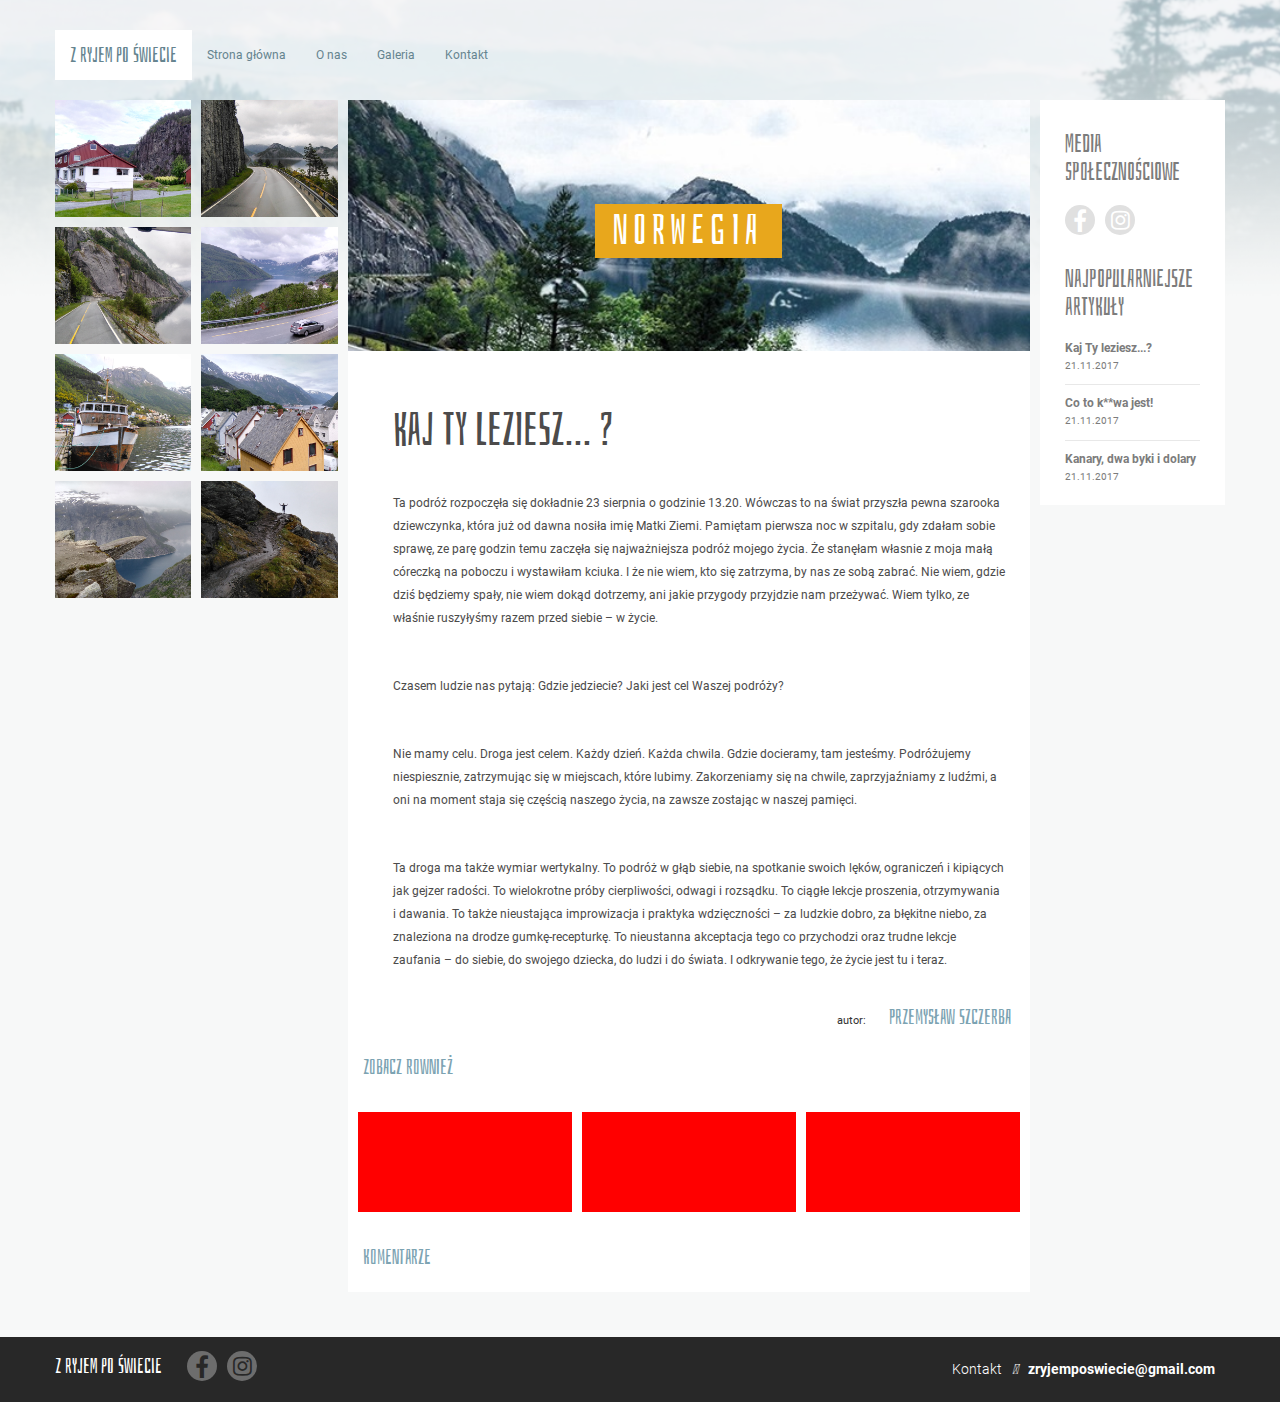
<file: hikers/post.html>
<!DOCTYPE html>

<html>

    <head>
        <meta charset="UTF-8">
        <meta name="viewport" content="width=device-width, initial-scale=1">
        <meta http-equiv="X-UA-Compatible" content="IE=edge">

        <title>Travel</title>
        <meta name="description" content="">
        <meta name="keywords" content="">

        <link rel="stylesheet" type="text/css" href="assets/styles/bootstrap.css" media="screen">
        <link rel="stylesheet" type="text/css" href="assets/styles/screen.css" media="screen">
        <link rel="stylesheet" href="https://use.fontawesome.com/releases/v5.0.13/css/all.css" integrity="sha384-DNOHZ68U8hZfKXOrtjWvjxusGo9WQnrNx2sqG0tfsghAvtVlRW3tvkXWZh58N9jp" crossorigin="anonymous">
        <link rel="stylesheet" href="https://cdnjs.cloudflare.com/ajax/libs/font-awesome/4.7.0/css/font-awesome.min.css">
    </head>

    <body class="postBody">

        <header class="post">
            <nav class="menu menu--post navbar navbar-default">
                <div class="container fill">
                    <div class="navbar-header">
                        <button type="button" class="navbar-toggle collapsed" data-toggle="collapse" data-target="#navbar-collapse-1" aria-expanded="false">
                            <span class="sr-only">Toggle navigation</span>
                            <span class="icon-bar"></span>
                            <span class="icon-bar"></span>
                            <span class="icon-bar"></span>
                        </button>
                    </div>
                    <div class="menuCollapse menuCollapse--left collapse navbar-collapse" id="navbar-collapse-1">
                        <ul class="menuCollapse__list nav navbar-nav">
                            <li class="menuCollapse__listItem"><a class="menuCollapse__listLink menuCollapse__listLink--first" href="#">Z Ryjem po świecie</a></li>
                            <li class="menuCollapse__listItem"><a href="gallery.html" class="menuCollapse__listLink menuCollapse__listLink">Strona główna</a></li>
                            <li class="menuCollapse__listItem"><a class="menuCollapse__listLink" href="#">O nas</a></li>
                            <li class="menuCollapse__listItem"><a href="gallery.html"  class="menuCollapse__listLink">Galeria</a></li>
                            <li class="menuCollapse__listItem"><a class="menuCollapse__listLink" href="#">Kontakt</a></li>
                        </ul>
                    </div>
                </div>
            </nav>
           
        </header>

        <main>
            <div class="row">
                <div class="col-xs-12 col-md-3 galleryBox">
                    <div id="1" class="col-xs-3 col-sm-3 col-md-6 galleryBox__img"></div>
                    <div id="2" class="col-xs-3 col-sm-3 col-md-6 galleryBox__img"></div>
                    <div id="3" class="col-xs-3 col-sm-3 col-md-6 galleryBox__img"></div>
                    <div id="4" class="col-xs-3 col-sm-3 col-md-6 galleryBox__img"></div>
                    <div id="5" class="col-xs-3 col-sm-3 col-md-6 galleryBox__img"></div>
                    <div id="6" class="col-xs-3 col-sm-3 col-md-6 galleryBox__img"></div>
                    <div id="7" class="col-xs-3 col-sm-3 col-md-6 galleryBox__img"></div>
                    <div id="8" class="col-xs-3 col-sm-3 col-md-6 galleryBox__img"></div>
                </div>
                <div class="col-xs-12 col-sm-9 col-md-7 postBox">
                    <div class="postHeader">
                        <h2 class="postBox__country">
                            NORWEGIA
                        </h2>
                    </div>
                    <h2 class="postBox__title">
                        Kaj ty leziesz... ?
                    </h2>
                    <p class="postBox__txt">
                        Ta podróż rozpoczęła się dokładnie 23 sierpnia o godzinie 13.20. Wówczas to na świat przyszła pewna szarooka dziewczynka, która już od dawna nosiła imię Matki Ziemi. Pamiętam pierwsza noc w szpitalu, gdy zdałam sobie sprawę, ze parę godzin temu zaczęła się najważniejsza podróż mojego życia. Że stanęłam własnie z moja małą córeczką na poboczu i wystawiłam kciuka. I że nie wiem, kto się zatrzyma, by nas ze sobą zabrać. Nie wiem, gdzie dziś będziemy spały, nie wiem dokąd dotrzemy, ani jakie przygody przyjdzie nam przeżywać.  Wiem tylko, ze właśnie ruszyłyśmy razem przed siebie – w życie.
                    </p>
                    <p class="postBox__txt">
                        Czasem ludzie nas pytają: Gdzie jedziecie? Jaki jest cel Waszej podróży?
                    </p>
                    <p class="postBox__txt">
                        Nie mamy celu. Droga jest celem. Każdy dzień. Każda chwila. Gdzie docieramy, tam jesteśmy.  Podróżujemy niespiesznie, zatrzymując się w miejscach, które lubimy. Zakorzeniamy się na chwile, zaprzyjaźniamy z ludźmi, a oni na moment staja się częścią naszego życia, na zawsze zostając w naszej pamięci.
                    </p>
                    <p class="postBox__txt">
                        Ta droga ma także wymiar wertykalny. To podróż w głąb siebie, na spotkanie swoich lęków, ograniczeń i kipiących jak gejzer radości. To wielokrotne próby cierpliwości, odwagi i rozsądku.  To ciągłe lekcje proszenia, otrzymywania i dawania. To także nieustająca improwizacja i praktyka wdzięczności – za  ludzkie dobro, za błękitne niebo, za znaleziona na drodze gumkę-recepturkę. To nieustanna akceptacja tego co przychodzi oraz trudne lekcje zaufania – do siebie, do swojego dziecka, do ludzi i do świata. I odkrywanie tego, że życie jest tu i teraz.
                    </p>
                    <button class="galleryBox__btn">
<!--                         ten przycisk chyba trzeba przy jakiejś rozdzielczości wstawić w postBox -->
                        Zobacz galerię
                    </button>
                    <div class="col-xs-12 author">
                        autor: <span class="author__name">Przemysław Szczerba</span>
                    </div>
                    <div class="col-xs-12 bigFont">
                        Zobacz rownież
                    </div>
                    <div class="col-xs-12 morePosts">
                        <div class="col-xs-4 morePosts__post"></div>
                        <div class="col-xs-4 morePosts__post"></div>
                        <div class="col-xs-4 morePosts__post"></div>
                    </div>
                    <div class="col-xs-12 bigFont">
                        Komentarze
                    </div>
                </div>
                <div class="col-xs-12 col-sm-3 col-md-2 socialMedia">
                    <h3 class="socialMedia__title">
                        Media społecznościowe
                    </h3>
                    <div class="socialMedia__icons">
                        <i class="fa fa-fb menuIcon">&#xf09a;</i>
                        <i class="fa fa-instagram menuIcon menuIcon--instagram"></i>
                    </div>
                    <h3 class="socialMedia__popular">
                        Najpopularniejsze artykuły
                    </h3>
                    <ul class="socialMedia__list">
                        <li class="socialMedia__listItem">
                            Kaj Ty leziesz...?
                            <span class="socialMedia__listItemDate">
                                21.11.2017
                            </span>
                        </li>
                        <li class="socialMedia__listItem">
                            Co to k**wa jest!
                            <span class="socialMedia__listItemDate">
                                21.11.2017
                            </span>
                        </li>
                        <li class="socialMedia__listItem">
                            Kanary, dwa byki i dolary
                            <span class="socialMedia__listItemDate">
                                21.11.2017
                            </span>                           
                        </li>
                    </ul>
                </div>
            </div>
        </main>

        <footer>
            <div class="row row-footer">
                <ul class="footerList">
                    <li class="footerList__item">
                        <a class="footerList__itemTxt">Z ryjem po świecie</a>
                    </li>
                    <li class="footerList__item">
                        <i class="fa fa-fb">&#xf09a; </i>
                    </li>
                    <li class="footerList__item">
                        <i class="fa fa-instagram"></i>
                    </li>
                </ul>
                <ul class="footerList footerList--right">
                    <li class="footerList__item">
                        Kontakt
                    </li>
                    <li class="footerList__item">
                        <i class="far fa-envelope"></i>
                    </li>
                    <li class="footerList__item footerList__item--bold">
                        zryjemposwiecie@gmail.com
                    </li>
                </ul>
            </div>
        </footer>
        <aside>
            <i class="fas fa-times"></i>
            <i class="fa fa-angle-left arrow-left"></i>
            <img class="galleryImg">
            <i class="fa fa-angle-right arrow-right"></i>
        </aside>


        <script src="assets/scripts/jquery-3.2.1.min.js"></script>
        <script src="assets/scripts/bootstrap.js"></script> 
        <script type="text/javascript" src="assets/scripts/main.js"></script>

    </body>

</html>
</file>
<file: assets/styles/screen.css>
@font-face {
    font-family: Fivo-light;
    src: url(../fonts/FivoSans-Light.otf)
}

@font-face {
    font-family: Fivo-thin;
    src: url(../fonts/FivoSans-Thin.otf)
}

@font-face {
    font-family: Fivo-bold;
    src: url(../fonts/FivoSans-Bold.otf)
}

body {
    color: #010101
}

body.dark {
    color: #f1f1f1;
    background-color: #484c5b
}

main.dark {
    background-color: #484c5b
}

.hide {
    display: none
}

.container {
    padding-top: 10px;
    z-index: -1;
    background-image: repeating-linear-gradient(90deg, #ededed, #ededed 1px, #fff 1px, #fff 33.3%)
}

.container.dark {
    background-image: repeating-linear-gradient(90deg, #32333b, #32333b 1px, #484c5b 1px, #484c5b 33.3%)
}

@media only screen and (min-width:576px) {
    .container {
        padding-top: 50px
    }
}

@media only screen and (min-width:992px) {
    .container {
        padding-top: 80px
    }
}

@media only screen and (max-width:576px) {
    .container {
        background-image: none
    }
}

.container.fill {
    background-image: none;
    padding-top: 0
}

.menu {
    font-family: Fivo-light;
    border-bottom: 1px solid #ededed;
    border-left: none;
    border-right: none;
    background-color: #fff;
    width: 100%;
    z-index: 3;
    border-radius: 0;
    -webkit-animation: fadeInDown 1s .2s ease both
}

.menu.dark {
    background-color: #484c5b;
    color: #f1f1f1!important
}

.navbar {
    position: fixed
}

.navbar-default .navbar-nav>li>a,
.navbar-default .navbar-nav>li>label {
    color: #010101;
    font-size: 15px;
    padding-top: 20px
}

.navbar-default .navbar-nav>li>a.dark {
    color: #f1f1f1
}

.navbar-default .navbar-nav>li:hover>a {
    color: #010101
}

.navbar-default .navbar-nav>li>a:before,
.navbar-default .navbar-nav>li>label:before {
    content: "";
    position: absolute;
    width: 100%;
    height: 3px;
    bottom: 0;
    left: 0;
    background: #010101;
    visibility: hidden;
    transform: scaleX(0);
    transition: .25s linear
}

.navbar-default .navbar-nav>li>a:hover:before {
    visibility: visible;
    transform: scaleX(1);
    cursor: pointer;
    color: red
}

.pageHeader {
    font-family: Fivo-thin;
    text-align: center;
    font-size: 37px;
    margin-top: 80px;
    -webkit-animation: fadeInDown 1s .2s ease both
}

@media only screen and (min-width:576px) {
    .pageHeader {
        font-size: 60px;
        margin-top: 120px
    }
}

@media only screen and (min-width:992px) {
    .pageHeader {
        font-size: 77px;
        margin-top: 200px
    }
}

.pageTitle {
    font-family: Fivo-thin;
    text-align: center;
    font-size: 23px;
    -webkit-animation: fadeInUp 1s .2s ease both
}

.sectionHeader {
    box-sizing: border-box;
    width: 100%;
    display: inline-block;
    margin-left: auto;
    margin-right: auto;
    text-align: center;
    margin-top: 20px;
    margin-bottom: 20px;
    -webkit-animation: fadeInDown 1s .2s ease both
}

@media only screen and (min-width:576px) {
    .sectionHeader {
        margin-top: 50px;
        margin-bottom: 50px
    }
}

@media only screen and (min-width:992px) {
    .sectionHeader {
        margin-top: 50px;
        margin-bottom: 50px
    }
}

.sectionHeader__title {
    font-size: 32px;
    text-align: center;
    font-family: Fivo-thin;
    box-sizing: border-box;
    margin-left: auto;
    margin-right: auto;
    display: inline-block;
    background-color: #fafafa;
    border: 5px solid #225cdf;
    padding: 15px 25px 15px 25px;
    position: relative;
    border-top-right-radius: 18px;
    border-bottom-left-radius: 18px
}

.sectionHeader__title.dark {
    background-color: #37393f
}

.sectionHeader__title::before {
    content: '';
    height: 15px;
    width: 90%;
    position: absolute;
    top: -5px;
    right: -5px;
    background-color: #fafafa;
    display: block;
    border-top-right-radius: 18px;
    border-bottom-left-radius: 18px
}

.sectionHeader__title.dark::before {
    background-color: #37393f
}

.sectionHeader__title::after {
    content: '';
    height: 15px;
    width: 90%;
    position: absolute;
    bottom: -5px;
    left: -5px;
    background-color: #fafafa;
    display: block;
    border-top-right-radius: 18px;
    border-bottom-left-radius: 18px
}

.sectionHeader__title.dark::after {
    background-color: #37393f
}

@media only screen and (min-width:576px) {
    .sectionHeader__title {
        font-size: 53px;
        padding: 10px 25px 10px 25px
    }
}

@media only screen and (min-width:992px) {
    .sectionHeader__title {
        font-size: 63px
    }
}

.sectionHeader__title--left {
    float: left;
    margin-bottom: -30px
}

.sectionTxt {
    font-size: 12px;
    line-height: 27px;
    -webkit-animation: fadeInDown 1s .2s ease both;
    margin-top: 20px
}

.face {
    width: 270px;
    display: block;
    margin-left: auto;
    margin-right: auto;
    margin-top: 50px;
    -webkit-animation: fadeInLeft 1s .2s ease both
}

.experienceAxis {
    position: relative;
    -webkit-animation: fadeInUp 1s .2s ease both
}

.date {
    text-align: center;
    margin-bottom: 80px
}

.axis__dots {
    width: 50%;
    position: relative;
    left: 0
}

.axis {
    width: calc(100% - 20px);
    height: 7px;
    margin-right: 10px;
    margin-left: 10px;
    position: relative;
    background-image: repeating-linear-gradient(90deg, #b2b2b2, #fff 1px, #fff 1px, #fff 3px)
}

.axis.dark {
    background-image: repeating-linear-gradient(90deg, #b2b2b2, #484c5b 1px, #484c5b 1px, #484c5b 3px)
}

.btn-right {
    position: absolute;
    right: 0;
    top: -30px;
    width: 35px;
    height: 70px;
    border-top-left-radius: 10px;
    border-bottom-left-radius: 10px;
    background: linear-gradient(to right, #f1f1f1 0, #fff 100%);
    -webkit-box-shadow: -2px 0 10px -2px rgba(0, 0, 0, .75);
    -moz-box-shadow: -2px 0 10px -2px rgba(0, 0, 0, .75);
    box-shadow: -2px 0 10px -2px rgba(0, 0, 0, .75);
    cursor: pointer;
    border: none
}

.btn-left {
    position: absolute;
    left: 0;
    top: -30px;
    width: 35px;
    height: 70px;
    border-top-right-radius: 10px;
    border-bottom-right-radius: 10px;
    background: linear-gradient(to left, #f1f1f1 0, #fff 100%);
    -webkit-box-shadow: -2px 0 10px -2px rgba(0, 0, 0, .75);
    -moz-box-shadow: -2px 0 10px -2px rgba(0, 0, 0, .75);
    box-shadow: -2px 0 10px -2px rgba(0, 0, 0, .75);
    cursor: pointer;
    display: none;
    border: none
}

.arrow-right {
    width: 0;
    height: 0;
    border-top: 10px solid transparent;
    border-bottom: 10px solid transparent;
    border-left: 10px solid #b1b1b1;
    margin-left: 7px
}

.arrow-left {
    width: 0;
    height: 0;
    border-top: 10px solid transparent;
    border-bottom: 10px solid transparent;
    border-right: 10px solid #b1b1b1;
    margin-left: 5px
}

.axis__main {
    width: 50px;
    height: 50px;
    border-radius: 50%;
    border: 4px solid #b2b2b2;
    position: absolute;
    margin-top: -21px;
    left: calc(50% - 25px)
}

.axis__main::before {
    content: "";
    height: 300%;
    width: 2px;
    margin-right: auto;
    margin-left: auto;
    background-color: #b2b2b2;
    display: block;
    margin-top: -100%
}

.axis__dot {
    width: 12px;
    height: 12px;
    background-color: #225cdf;
    border-radius: 50%;
    left: calc(34% - 6px);
    position: relative;
    top: -2px
}

.axis__dot:nth-of-type(2) {
    left: calc(66% - 6px);
    top: -14px
}

.axis__dot:nth-of-type(3) {
    left: calc(100% - 6px);
    top: -26px
}

.job {
    text-align: center;
    margin-top: 80px
}

.skills__box {
    margin-left: auto;
    margin-right: auto;
    width: 260px;
    height: 260px;
    background-color: #f5f5f5;
    background-image: url(../images/html.png);
    background-position: center center;
    background-repeat: no-repeat;
    background-size: 100% 100%;
    margin-bottom: 30px;
    transition: 1s
}

.skills__box.dark {
    background-color: #32333b
}

.skills__box p {
    text-align: center;
    padding-top: 90%;
    box-sizing: border-box;
    transition: 1.2s;
    opacity: 0;
    padding-left: 10px;
    padding-right: 10px
}

.skills__box:hover {
    opacity: 1;
    cursor: pointer;
    background-size: 50% 50%;
    background-position: top center
}

.skills__box:hover p {
    padding-top: 125px;
    opacity: 1
}

.skills:nth-of-type(2) .skills__box {
    background-image: url(../images/html.png);
    -webkit-animation: fadeIn 1s .2s ease both
}

.skills:nth-of-type(3) .skills__box {
    background-image: url(../images/css.png);
    -webkit-animation: fadeIn 1s .4s ease both
}

.skills:nth-of-type(4) .skills__box {
    background-image: url(../images/js.png);
    -webkit-animation: fadeIn 1s .6s ease both
}

.skills:nth-of-type(5) .skills__box {
    background-image: url(../images/bootstrap.png);
    -webkit-animation: fadeIn 1s .8s ease both
}

.skills:nth-of-type(6) .skills__box {
    background-image: url(../images/gulp.png);
    -webkit-animation: fadeIn 1s .2s ease both
}

.skills:nth-of-type(7) .skills__box {
    background-image: url(../images/jquery.png);
    -webkit-animation: fadeIn 1s .4s ease both
}

.skills:nth-of-type(8) .skills__box {
    background-image: url(../images/mysql.png);
    -webkit-animation: fadeIn 1s .6s ease both
}

.skills:nth-of-type(9) .skills__box {
    background-image: url(../images/php.png);
    -webkit-animation: fadeIn 1s .8s ease both
}

.skills:nth-of-type(10) .skills__box {
    background-image: url(../images/ps.png);
    -webkit-animation: fadeIn 1s .2s ease both
}

.skills:nth-of-type(11) .skills__box {
    background-image: url(../images/psdtohtml.png);
    -webkit-animation: fadeIn 1s .4s ease both
}

.skills:nth-of-type(12) .skills__box {
    background-image: url(../images/react.png);
    -webkit-animation: fadeIn 1s .6s ease both
}

.skills:nth-of-type(13) .skills__box {
    background-image: url(../images/less.png);
    background-size: 50%;
    -webkit-animation: fadeIn 1s .8s ease both
}
.skills:nth-of-type(14) .skills__box {
    background-size: 50%;
    background-image: url(../images/nodejs.png);
    -webkit-animation: fadeIn 1s 1s ease both
}

.skills:nth-of-type(15) .skills__box {
    background-size: 50%;
    background-image: url(../images/MongoDB.png);
    -webkit-animation: fadeIn 1s 1.2s ease both
}

.skills:nth-of-type(16) .skills__box {
    background-size: 50%;
    background-image: url(../images/git.png);
    -webkit-animation: fadeIn 1s 1.4s ease both
}

.skills:nth-of-type(17) .skills__box {
    background-size: 70%;
    background-image: url(../images/npmyarn.jpeg);
    -webkit-animation: fadeIn 1s 1.6s ease both
}

.carousel {
    -webkit-animation: fadeInUp 1s .5s ease both
}

.carousel-indicators {
    z-index: 2
}

.carousel-indicators li {
    border: 1px solid #010101
}

.carousel-indicators .active {
    background-color: #010101
}

.item .carousel-caption {
    bottom: 0;
    font-family: Fivo-light;
    color: #010101;
    text-shadow: none;
    position: static;
    margin-bottom: 30px;
    font-size: 15px
}

.item .carousel-caption.dark {
    color: #f1f1f1
}

.item .carousel-caption button {
    width: 200px;
    height: 50px;
    border-radius: 20px;
    background-color: #fff;
    border: 1px solid #225cdf;
    margin-top: 10px;
    margin-bottom: 10px
}

.item .carousel-caption button.dark {
    background-color: #32333b;
    color: #f1f1f1
}

.item .carousel-caption button:hover {
    color: #fff;
    background-color: #225cdf
}

.gameBox {
    margin-left: auto;
    margin-right: auto;
    width: 270px;
    height: 270px;
    background-color: #32333b;
    font-size: 36px;
    color: #fff;
    font-family: Fivo-light;
    display: flex;
    justify-content: center;
    flex-direction: column;
    text-align: center;
    margin-bottom: 30px
}

.gameBox:nth-of-type(1) {
    -webkit-animation: fadeIn 1s .2s ease both
}

.gameBox:nth-of-type(2) {
    -webkit-animation: fadeIn 1s .4s ease both
}

.gameBox:nth-of-type(3) {
    -webkit-animation: fadeIn 1s .6s ease both
}

@media only screen and (min-width:768px) and (max-width:992px) {
    .gameBox {
        width: 220px;
        height: 220px
    }
}

.gameBox:hover {
    background-color: #6178ea
}

.gameBox:hover .gameBox__btn {
    display: block
}

.gameBox__btn {
    display: none;
    cursor: pointer;
    background-color: #6178ea;
    width: 214px;
    height: 65px;
    font-size: 14px;
    position: absolute;
    bottom: 40px;
    left: calc(50% - 107px);
    border: 2px solid #fff
}

@media only screen and (min-width:768px) and (max-width:992px) {
    .gameBox__btn {
        width: 200px;
        height: 65px;
        left: calc(50% - 100px)
    }
}

.gameBox__btn:hover {
    cursor: pointer;
    color: #6178ea;
    background-color: #fff
}

.gameBox__svg {
    width: 270px;
    height: 270px
}

#gates {
    max-width: 600px;
    height: 100px;
    margin-left: auto;
    margin-right: auto
}

.gate {
    background-color: #e0e0e0;
    width: 80px;
    height: 50px;
    margin-left: auto;
    margin-right: auto
}

@media only screen and (min-width:768px) {
    .gate {
        background-color: #e0e0e0;
        width: 180px;
        height: 100px;
        float: left;
        margin-left: 20px
    }
}

.checked {
    border: 2px solid #000
}

.changeGate {
    display: none
}

.bad {
    color: red;
    border: 1px solid red
}

table {
    margin-top: 50px;
    margin-left: auto;
    margin-right: auto;
    margin-bottom: 10px
}

table tr td {
    border-bottom: 1px solid #000;
    border-right: 1px solid #000;
    padding: 5px
}

table tr:last-child td {
    border-bottom: 1px none
}

table tr td:last-child {
    border-right: none
}

#gc {
    margin-top: 30px;
    width: 250px;
    height: 250px
}

@media only screen and (min-width:576px) {
    #gc {
        width: 400px;
        height: 400px
    }
}

.box {
    margin-left: auto;
    margin-right: auto;
    width: 242px;
    height: 242px;
    border: 1px solid #000
}

@media only screen and (min-width:576px) {
    .box {
        width: 362px;
        height: 362px
    }
}

.boxes {
    width: 60px;
    height: 60px;
    box-sizing: border-box;
    border: 1px solid #000;
    float: left
}

@media only screen and (min-width:576px) {
    .boxes {
        width: 90px;
        height: 90px
    }
}

.red {
    background-color: red
}

.green {
    background-color: green
}

.yellow {
    background-color: #ff0
}

.black {
    background-color: #000
}

.blue {
    background-color: #00f
}

.pink {
    background-color: pink
}

.grey {
    background-color: grey
}

.purple {
    background-color: purple
}

.hideColor {
    background-color: #fff
}

.contactBox {
    margin-left: auto;
    margin-right: auto;
    width: 270px;
    height: 70px;
    font-size: 19px;
    font-family: Fivo-light;
    text-align: center;
    margin-bottom: 30px;
    -webkit-animation: fadeInUp 1s .2s ease both
}

aside {
    width: 100%;
    height: 100%;
    position: fixed;
    top: 0;
    left: 0;
    background-color: rgba(0, 0, 0, .9);
    z-index: 4;
    display: none
}

.popup {
    width: 96%;
    height: 96%;
    margin-right: auto;
    margin-left: auto;
    background-color: #fff;
    position: relative;
    margin-left: auto;
    margin-right: auto;
    text-align: center
}

.popup__header {
    padding-top: 50px
}

.popup__header,
.popup__txt {
    text-align: center
}

.popup__btn {
    background-color: #fff;
    border: 2px solid #6178ea;
    color: #6178ea;
    width: 214px;
    height: 65px;
    font-size: 14px;
    margin-top: 10px;
    margin-bottom: 20px
}

.popup__btn:hover {
    background-color: #6178ea;
    color: #fff
}

.popup__btn:disabled {
    opacity: .4
}

.popup__btn:disabled:hover {
    background-color: #fff;
    border: 2px solid #6178ea;
    color: #6178ea
}

.closePopup {
    position: absolute;
    right: 10px;
    top: 10px;
    width: 32px;
    height: 32px;
    opacity: .6
}

.closePopup:hover {
    opacity: 1;
    cursor: pointer
}

.closePopup:after,
.closePopup:before {
    position: absolute;
    left: 15px;
    content: ' ';
    height: 33px;
    width: 2px;
    background-color: #333
}

.closePopup:before {
    transform: rotate(45deg)
}

.closePopup:after {
    transform: rotate(-45deg)
}
</file>
<file: event/style.css>
aside {
	display: none;
}
</file>
<file: hikers/assets/styles/screen.css>
@font-face {
	font-family: "Roboto";
	src: url("../fonts/Roboto-Regular.ttf");
}

@font-face {
	font-family: "Roboto-light";
	src: url("../fonts/Roboto-Light.ttf");
}

@font-face {
	font-family: "Roboto-bold";
	src: url("../fonts/Roboto-Bold.ttf");
}

@font-face {
	font-family: "Bahiana";
	src: url("../fonts/Bahiana-Regular.ttf");
}

html {
  height: 100%;
  box-sizing: border-box;
}

*,
*:before,
*:after {
  box-sizing: inherit;
}

body {
	background-image: url("../images/bg.jpg");
	background-size: 100% auto;
	background-repeat: no-repeat;
    background-attachment: fixed;
	background-color: #f7f8f8;
	font-family: "Roboto";
    position: relative;
    margin: 0;
    padding-bottom: 6rem;
    min-height: 100%;
}

/*UWAGA! body i .postBody, mają różne sposoby na wyświetlanie bg-img. 
Pogadaj z przemem i bartkiem, który lepiej wygląda.
Zastanów się czy nie lepiej korzystać z jednego bg, np. tego na stronie głównej*/

.postBody {
	background-image: url("../images/bg-post.png");	
	background-size: auto;
	background-position: center top;
	background-repeat: no-repeat;
	background-attachment: initial;
}

a, a:hover {
	color: inherit; /* blue colors for links too */
	text-decoration: inherit; /* no underline */
	cursor: pointer;
}

.menu {
    background-color: transparent;
    border: none;
    margin-bottom: 140px;
}

@media only screen and (max-width: 1170px) {
	.menu  {
		margin-bottom: 20px;
	} 
}

.container > .navbar-header, .container-fluid > .navbar-header, .container > .navbar-collapse, .container-fluid > .navbar-collapse {
    margin-right: 0px;
    margin-left: 0px;
}

@media only screen and (max-width: 768px) {
	.navbar-collapse {
	    background-color: #f7f8f8;
	    width: 100%;
	}
}

@media only screen and (max-width: 1170px) {
	.container {
		margin-left: 0px;
		margin-right: none;
	}
}

.navbar-collapse, .container {
    padding-right: 0px;
    padding-left: 0px;
}

.navbar-collapse, .container {
    padding-right: 0px;
    padding-left: 0px;
}

.menu--post {
    margin-bottom: 0px;
}

.menuCollapse {
	text-align: center;
}

.menuCollapse--left {
	float: left;
}

.menuCollapse__list {
	display: inline-block;
	float: none;
	vertical-align: top;
	font-size: 12px;
	margin-top: 30px;
}

.menuCollapse__listLink {
	color: #65848f !important;
	box-sizing: border-box;
}

.menuCollapse__listLink--first {
	display: block;
	background-color: #fff;
	font-family: "Bahiana";
	font-size: 21px;
}

.menuCollapse__listItem:hover {
	background-color: #65848f;
}

.menuCollapse__listLink:hover {
	color: #fff!important;
}

.row {
	margin-right: auto;
	margin-left: auto;
	max-width: 1170px;
}

@media only screen and (max-width: 1170px) {
	/* jeszcze się zastanó czy trzeba ten margines*/
	.row {
		margin-right: 10px;
		margin-left: 10px;
	}
	.row-footer {
		margin-right: 0px;
		margin-left: 0px;
	}
}

header {
	margin-bottom: 140px;
}

@media only screen and (max-width: 1170px) {
	header  {
		margin-bottom: 40px;
	} 
}

.post {
	margin-bottom: 0px;
}

.header__title {
	font-size: 57px;
	color: #fff;
	font-family: "Bahiana";
	text-transform: uppercase;
	text-align: center;
}

main {
	height: 100%;
	margin-bottom: 50px;
}

.socialMedia {
	margin-top: 20px;
	position: static;
	height: 100%;
/*	background: rgba(255,255,255,0.7);*/
	background-color: #fff;
	float: right;
	border-left: 10px solid rgba(255,255,255,0);
	background-clip: padding-box;
	box-sizing: border-box;
}

@media only screen and (max-width: 768px) { 
	.socialMedia {
		margin-right: auto;
		margin-left: auto;
		width: 220px;
		float: none;
		clear: both;
		text-align: center;
		position: static;
		border-top: 20px solid rgba(255,255,255,0);
		background-clip: padding-box;
		box-sizing: border-box;
		border-left: 0px;
	} 
}

@media only screen and (max-width: 1170px) { 
	.socialMedia--mainSite {
		margin-right: auto;
		margin-left: auto;
		width: 220px;
		float: none;
		clear: both;
		text-align: center;
		position: static;
		border-top: 20px solid rgba(255,255,255,0);
		background-clip: padding-box;
		box-sizing: border-box;
		border-left: 0px;
	} 
}

.socialMedia__title, .socialMedia__popular  {
	font-size: 25px;
	color: #7c7c7c;
	font-family: "Bahiana";
	padding: 10px 10px;
	width:100%;
}

.socialMedia__popular  {
	padding: 10px 10px 0px 10px;
}

.socialMedia__list {
	font-size: 12px;
	color: #7c7c7c;
	list-style-type: none;
	padding: 0px 10px;
	font-family: "Roboto-bold";
}

.socialMedia__listItem {
	padding-bottom: 10px;
	padding-top: 10px;
	border-bottom: 1px solid #e8e8e8;
}

.socialMedia__listItem:last-child {
	border-bottom: none;
}

.socialMedia__listItemDate {
	font-size: 10px;
	color: #7c7c7c;
	font-family: "Roboto";
}

.postContainer {
	padding-left: 0px;
	padding-right: 0px;
}

.postBox {
	height: 100%;
	background-color: #fff;
	margin-top: 20px;
	padding: 0px;
}

.postBox__left {
	height: 587px;
	background-image: url("../images/norway-bg.jpg");
	background-repeat: no-repeat;
	background-size: cover;
	text-align: center;
	display: -webkit-box;
    display: -moz-box;
    display: -ms-flexbox;
    display: -webkit-flex;
    display: flex;
    align-items: center;
    justify-content: center;
}

@media only screen and (max-width: 578px) {
	.postBox__left  {
		height: 200px;
	} 
}

.postBox__right {
	height: 587px;
	padding: 0px;	
	display: inline-block;
	position: relative;
}

@media only screen and (max-width: 768px) {
	.postBox__right {
		height: 100%;
		padding-bottom: 120px;
	} 
}

.postBox__country {
	font-family: "Bahiana";
	font-size: 42px;
	color: #fff;
	background-color: #e8a71c;
	padding: 6px 18px 6px 18px;
	display: inline-block;
	letter-spacing: 6px;
	line-height: 42px;
}

.postBox__title {
	font-family: "Bahiana";
	font-size: 46px;
	color: #4c4b4b;
	display: inline-block;
	margin-top: 55px;
	margin-left: 45px;
}

@media only screen and (max-width: 578px) {
	.postBox__title {
		margin-top: 20px;
		margin-left: 20px;
		margin-right: 10px;
	}
}

.postBox__txt {
	font-family: "Roboto";
	font-size: 12px;
	color: #4c4b4b;
	display: inline-block;
	margin-top: 25px;
	margin-left: 45px;
	margin-right: 25px;
	margin-bottom: 20px;
	line-height: 23px;
}

@media only screen and (max-width: 578px) {
	.postBox__txt {
		margin-top: 5px;
		margin-left: 20px;
		margin-right: 20px;
		margin-bottom: 0px;
	}
}

.postBox__btn {
	font-family: "Roboto-bold";	
	font-size: 12px;
	background-color: #fff;
	color: #4c4b4b;
	border: none;
	position: absolute;
	bottom: 30px;
	right: 25px;
	height: 40px;
	padding-left: 20px;
	padding-right: 20px;
	align-items: center;
	justify-content: center;
	display: flex;

}

@media only screen and (max-width: 578px) {
	.postBox__btn {
		right: 15px;
		padding-left: 10px;
		padding-right: 10px;
	}
}

.postBox__btn:hover {
	border: 1px solid #4c4b4b;
	border-radius: 20px;
}

.postBox__likeBtn, .postBox__commentBtn {
	font-family: "Roboto";	
	font-size: 12px;
	background-color: #fff;
	color: #ababab;
	border: none;
	position: absolute;
	bottom: 40px;
	left: 40px;
}

.postBox__likeBtn {
	bottom: 80px;
}

@media only screen and (max-width: 578px) {
	.postBox__likeBtn, .postBox__commentBtn {
		bottom: 15px;
		left: 15px;
	}
	.postBox__likeBtn {
		bottom: 60px;
	}
}

.postBox__likeBtn:hover {
	color: #4c4b4b;
	font-family: "Roboto-bold";	
}

.postBox__likeBtn:hover > .fa-thumbs-up {
	color: rgba(59,89,152,1);
}

.postBox__commentBtn:hover {
	color: #4c4b4b;
	font-family: "Roboto-bold";	
}

.postBox--small {
	max-width: 670px;
	height: 100%;
	margin-left: 5px;
	background-color: #fff;
	margin-top: 20px;
}

@media only screen and (max-width: 1170px) {
	.postBox--small {
		float: left;
		margin-left: 0px;
	}
}

.postHeader {
	width: 100%;
	height: 251px;
	background-image: url("../images/norway-bg.jpg");
	background-repeat: no-repeat;
	background-position: center center;
	background-size: cover;
	text-align: center;
	display: -webkit-box;
    display: -moz-box;
    display: -ms-flexbox;
    display: -webkit-flex;
    display: flex;
    align-items: center;
    justify-content: center;
}

.galleryBox {
	height: 270px;
	float: left;
	padding-left: 0px;
	margin: 20px 0px 0px 0px;
	padding-right: 0px;
}

@media only screen and (max-width: 557px) {
	.galleryBox {
		display: none;
	}
}

.galleryBox__btn {
	display: none;
	margin-top: 20px;
	margin-bottom: 20px;
	font-family: "Roboto-bold";	
	font-size: 12px;
	background-color: #fff;
	color: #4c4b4b;
	border: 1px solid #4c4b4b;
	border-radius: 20px;
	height: 40px;
	padding-left: 30px;
	padding-right: 30px;
	margin-right: auto;
	margin-left: auto;
}

.galleryBox__btn:hover {
	background-color: #f1f1f1;
	border: 1px solid #f1f1f1;
}

@media only screen and (max-width: 557px) {
	.galleryBox__btn {
		display: flex;
	}
}

.galleryBox__img {
	min-height: 127px;
	display: block;
	background-image: url('../../posts/norway/1.jpg');
	background-size: cover;
	border-right: 10px solid rgba(255,255,255,0);
	border-bottom: 10px solid rgba(255,255,255,0);
	background-clip: padding-box;
	box-sizing: border-box;
}

.galleryBox__img:nth-of-type(2) {
	background-image: url('../../posts/norway/2.jpg');
}
.galleryBox__img:nth-of-type(3) {
	background-image: url('../../posts/norway/3.jpg');
}
.galleryBox__img:nth-of-type(4) {
	background-image: url('../../posts/norway/4.jpg');
}
.galleryBox__img:nth-of-type(5) {
	background-image: url('../../posts/norway/5.jpg');
}
.galleryBox__img:nth-of-type(6) {
	background-image: url('../../posts/norway/6.jpg');
}
.galleryBox__img:nth-of-type(7) {
	background-image: url('../../posts/norway/7.jpg');
}
.galleryBox__img:nth-of-type(8) {
	background-image: url('../../posts/norway/8.jpg');
}

footer {
	height: 65px;
	margin-top: 50px;
	background-color: #282828;
}

.fa-instagram, .fa-fb {
	width: 30px;
	height: 30px;
	border-radius: 20px;
	background-color: #6d6d6d;
	color: #282828;
	padding-left: 8px;
	padding-top: 4px;
	font-size: 24px !important;
}

.fa-instagram:hover, .fa-fb:hover {
	width: 30px;
	height: 30px;
	border-radius: 20px;
	background-color: rgba(59,89,152,1);
	color: #fff;
	padding-left: 8px;
	padding-top: 4px;
	cursor: pointer;
}

.fa-instagram {
	padding-left: 6px;
	padding-top: 4px;
	font-size: 22px !important;
}

.fa-instagram:hover {
	padding-left: 6px;
	padding-top: 4px;
	background-color: white;
	color: black;
}

.fa-angle-right {
	background-color: transparent;
	color: #282828;
	font-size: 36px !important;
	padding-left: 15px;
	margin-top: -5px;
}

.arrow-left, .arrow-right  {
	padding-left: 0px;
	margin-top: 0px;
	background-color: transparent;
	color: #fff;
	font-size: 36px !important;
	width: 5%;
	text-align: center;
	cursor: pointer;
}

.fa-times {
	position: absolute;
	top: 10px;
	right: 12px;
	background-color: transparent;
	color: #fff;
	font-size: 26px !important;
	width: 5%;
	text-align: right;
	cursor: pointer;	
}

.menuIcon {
	color: #fff;
	background-color: #e0e0e0;
	margin-left: 10px;
	float: left;
	text-align: left;
	margin-bottom: 30px;
}

@media only screen and (max-width: 1170px) {
	.socialMedia__icons {
		margin-right: auto;
		margin-left: auto;
		width: 90px;
		text-align: center;
	} 
}

.menuIcon--instagram:hover {
	background-color: red;
	background-color: #9d9d9d;
}

.bigFont {
	font-size: 21px;
	font-family: "Bahiana";
	color: #7ca3b2;
	margin-bottom: 20px;
	margin-top: 20px;
}

.author {
	text-align: right;
	font-size: 11px;
	padding-right: 9px;
	margin-top: 10px;
}

.author__name {
	font-family: "Bahiana";
	font-size: 21px;
	background-color: #fff;
	color: #7ca3b2;
	padding: 5px 10px 5px 10px;
	margin-left: 10px;
}

.morePosts {
	background-color: #fff;
	padding: 10px 5px 10px 5px;
	box-sizing: border-box;
}

.morePosts__post {
	height: 100px;
	background-color: red;
	border-right: 5px solid #fff;
	border-left: 5px solid #fff;
	box-sizing: border-box;
}

.galleryHeader {
	text-align: center;
	font-size: 41px;
	font-family: "Bahiana";
	color: #7ca3b2;
}

.postBox__galleryContainer {
	border: 5px solid #fff;
	box-sizing: border-box;
}

.postBox--gallery {
	height: 200px;
	background-image: url("../images/norway-bg.jpg");
	background-repeat: no-repeat;
	background-size: cover;
	text-align: center;
	display: -webkit-box;
    display: -moz-box;
    display: -ms-flexbox;
    display: -webkit-flex;
    display: flex;
    align-items: center;
    box-sizing: border-box;
    border: 5px solid #fff;
    justify-content: center;
    margin-bottom: 30px;
    cursor: pointer;
}

@media only screen and (max-width: 420px) {
	.postBox--gallery {
		width: 100%;
	}
}

.postBox__galleryTxt {
	font-family: "Bahiana";
	font-size: 21px;
	position: absolute;
	bottom: -30px;
	background-color: #f7f8f8;
	height: 30px;
	width: 100%;
	left: 0px;
}

.postBox__country--gallery {
	font-family: "Bahiana";
	font-size: 22px;
	color: #fff;
	background-color: #e8a71c;
	padding: 6px 18px 6px 18px;
	display: inline-block;
	letter-spacing: 6px;
	line-height: 22px;
}

footer {
	position: absolute;
    right: 0;
    bottom: 0;
    left: 0;
}

.row-footer {
	background-color: #282828;
}

.footerList {
	list-style-type: none;
	color: #fff;
	font-family: "Roboto-light";
	padding-top: 14px;
	float: left;
	-webkit-padding-start: 0px;
	background-color: #282828;
}

@media only screen and (max-width: 1170px) {
	.footerList{
		margin-left: 10px;
	} 
}


.footerList--right {
	float: right;
}

.footerList--right .footerList__item {
	padding-top: 8px;
}

.footerList__item--bold {
	font-family: "Roboto-bold";
}

.footerList__itemTxt {
	margin-right: 15px;
}

.footerList__item {
	float: left;
	margin-right: 10px;
}

.footerList__itemTxt {
	font-family: "Bahiana";
	font-size: 21px;
}

aside {
	width: 100%;
	height: 100%;
	position: fixed;
	display: none;
  	justify-content: center;
  	align-items: center;
	top: 0px;
	left: 0px;
	background: rgba(0,0,0,0.8);
}

.galleryImg {
	width: 90%;
}

/*.socialSticky {
	position: fixed;
	margin-top: 0px;
}*/
</file>
